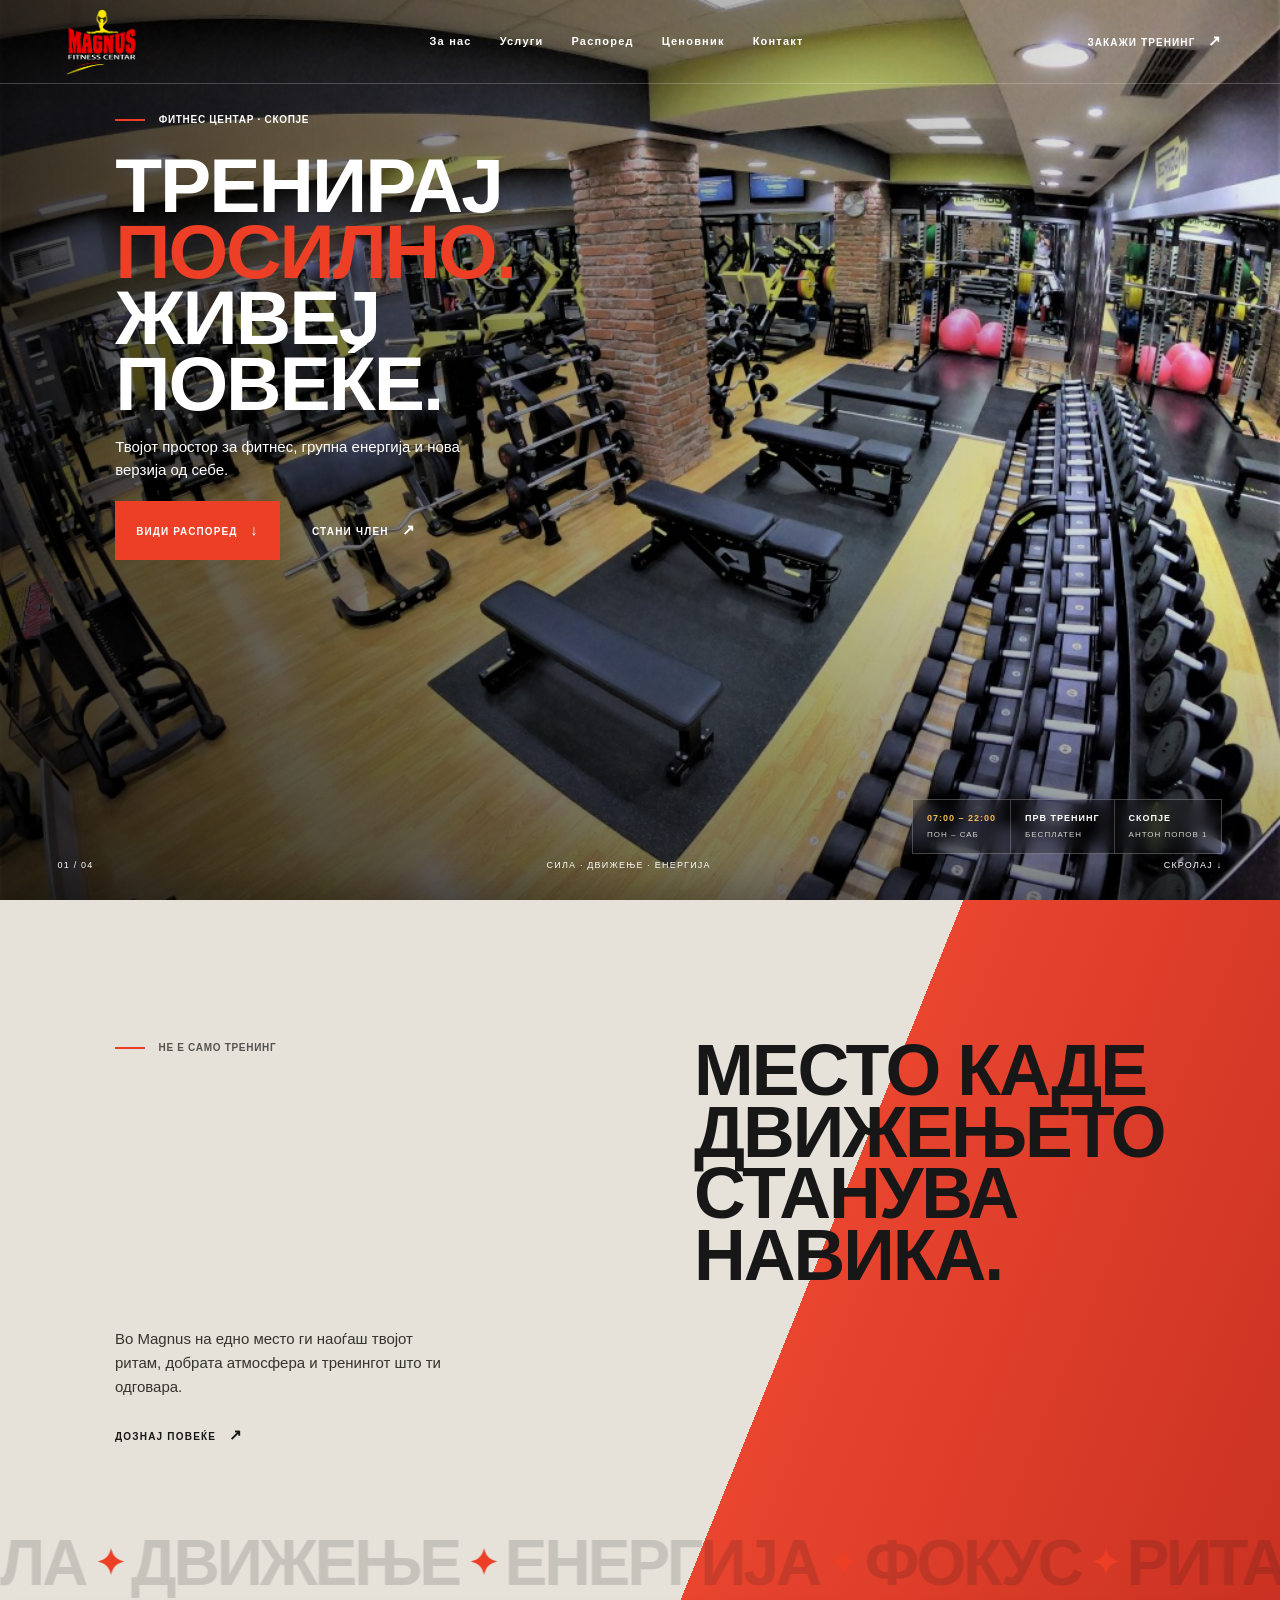
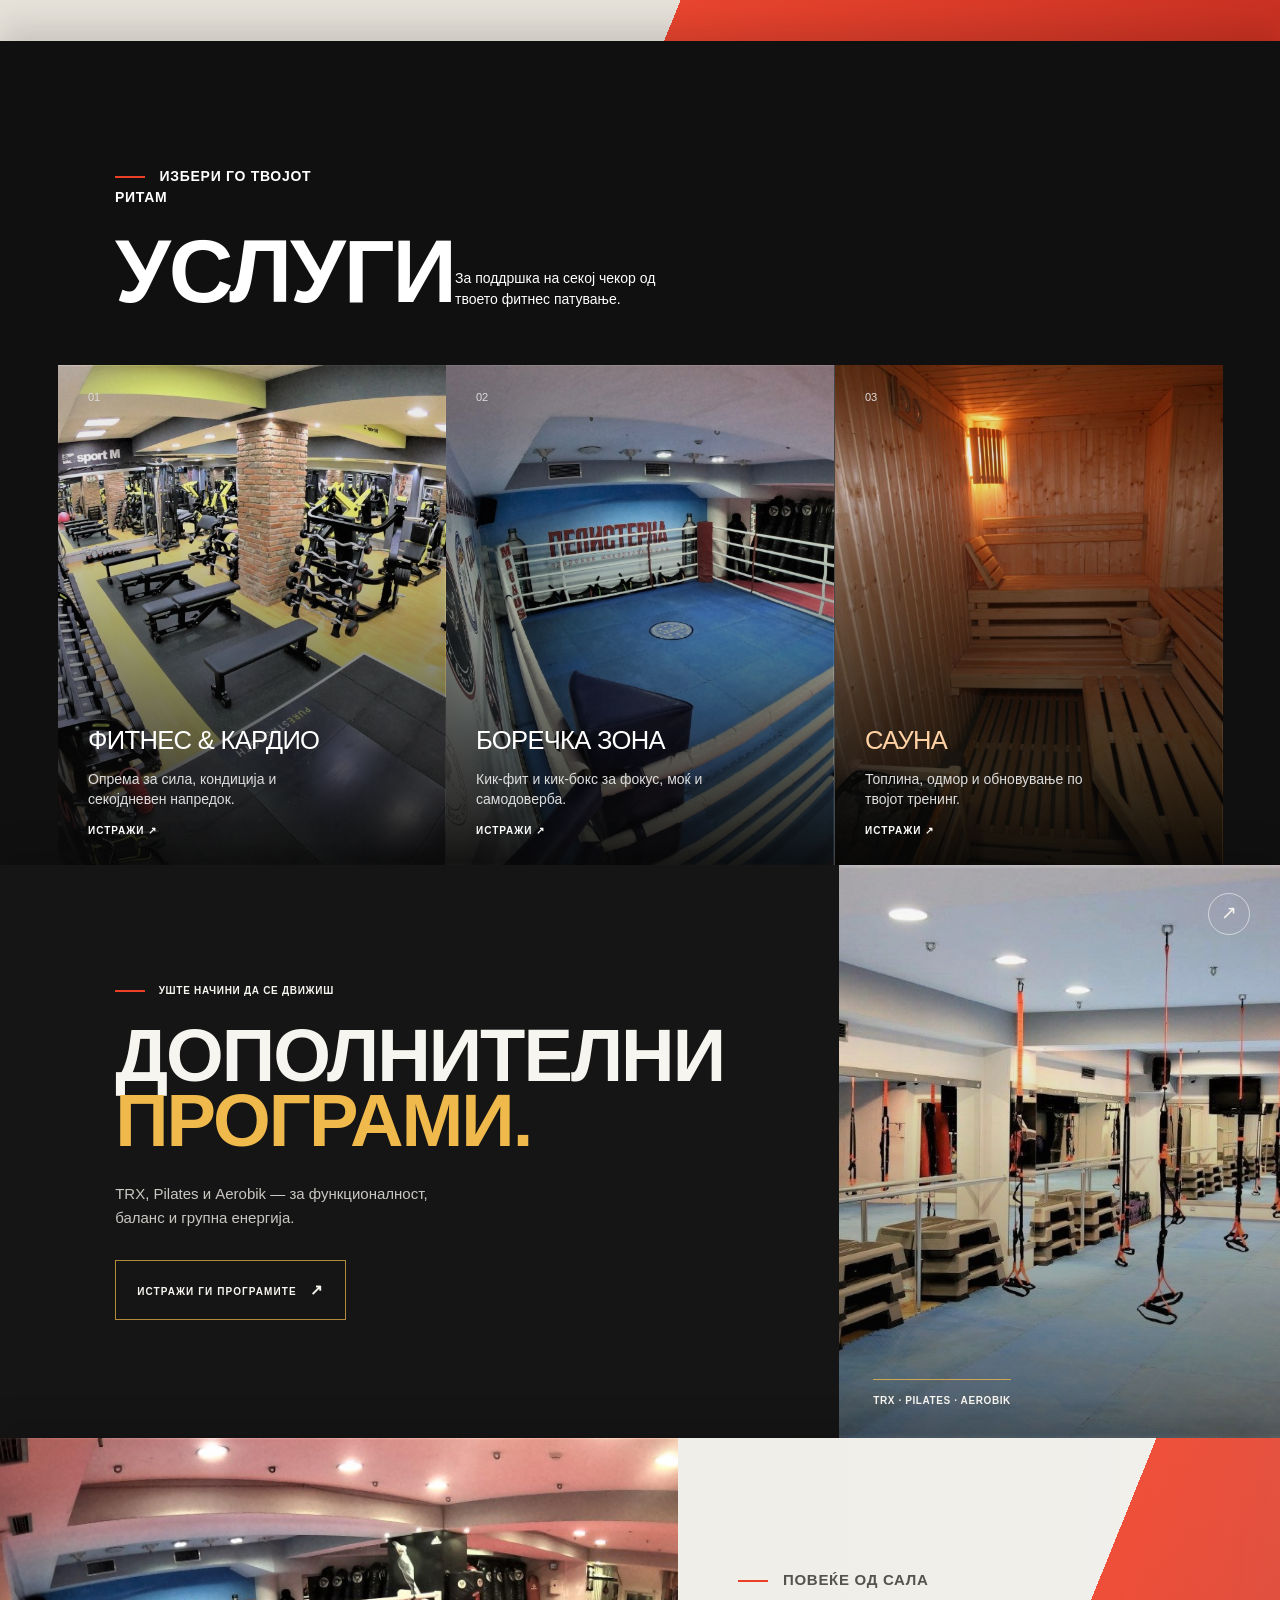
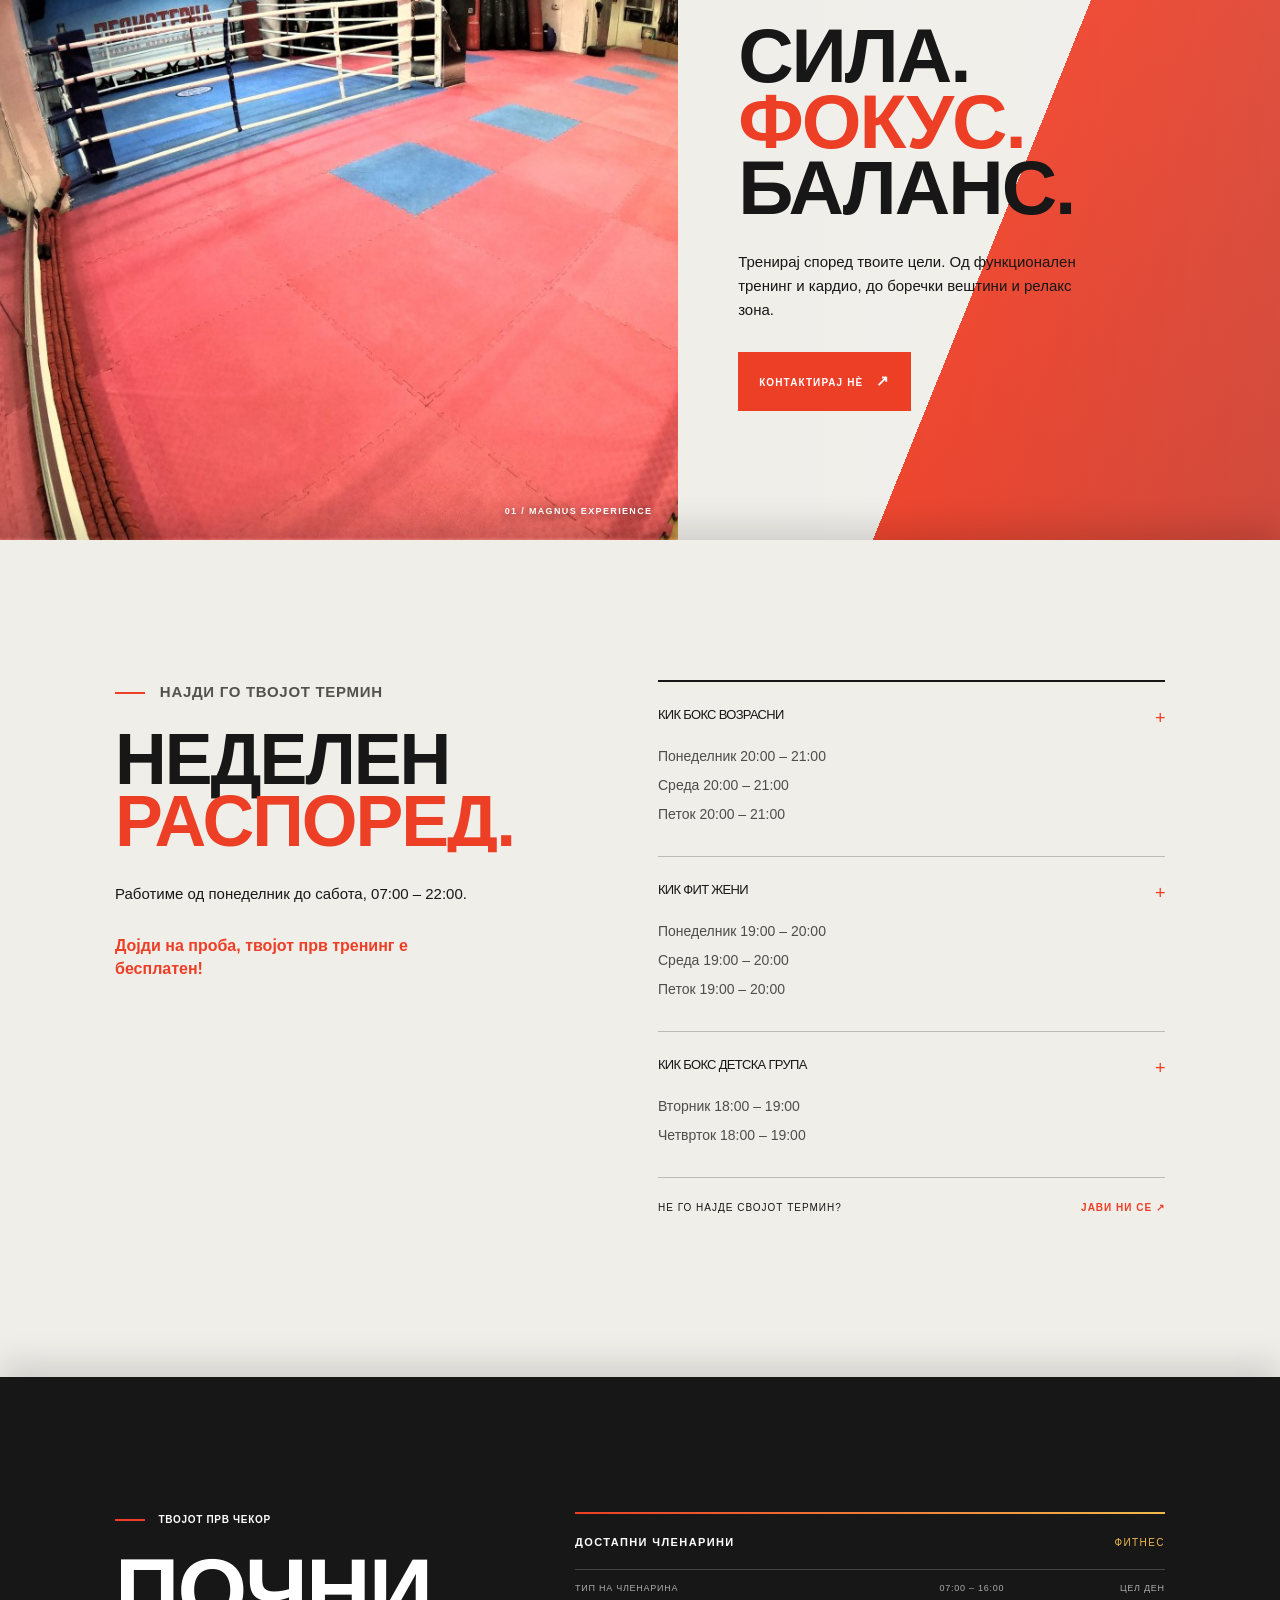
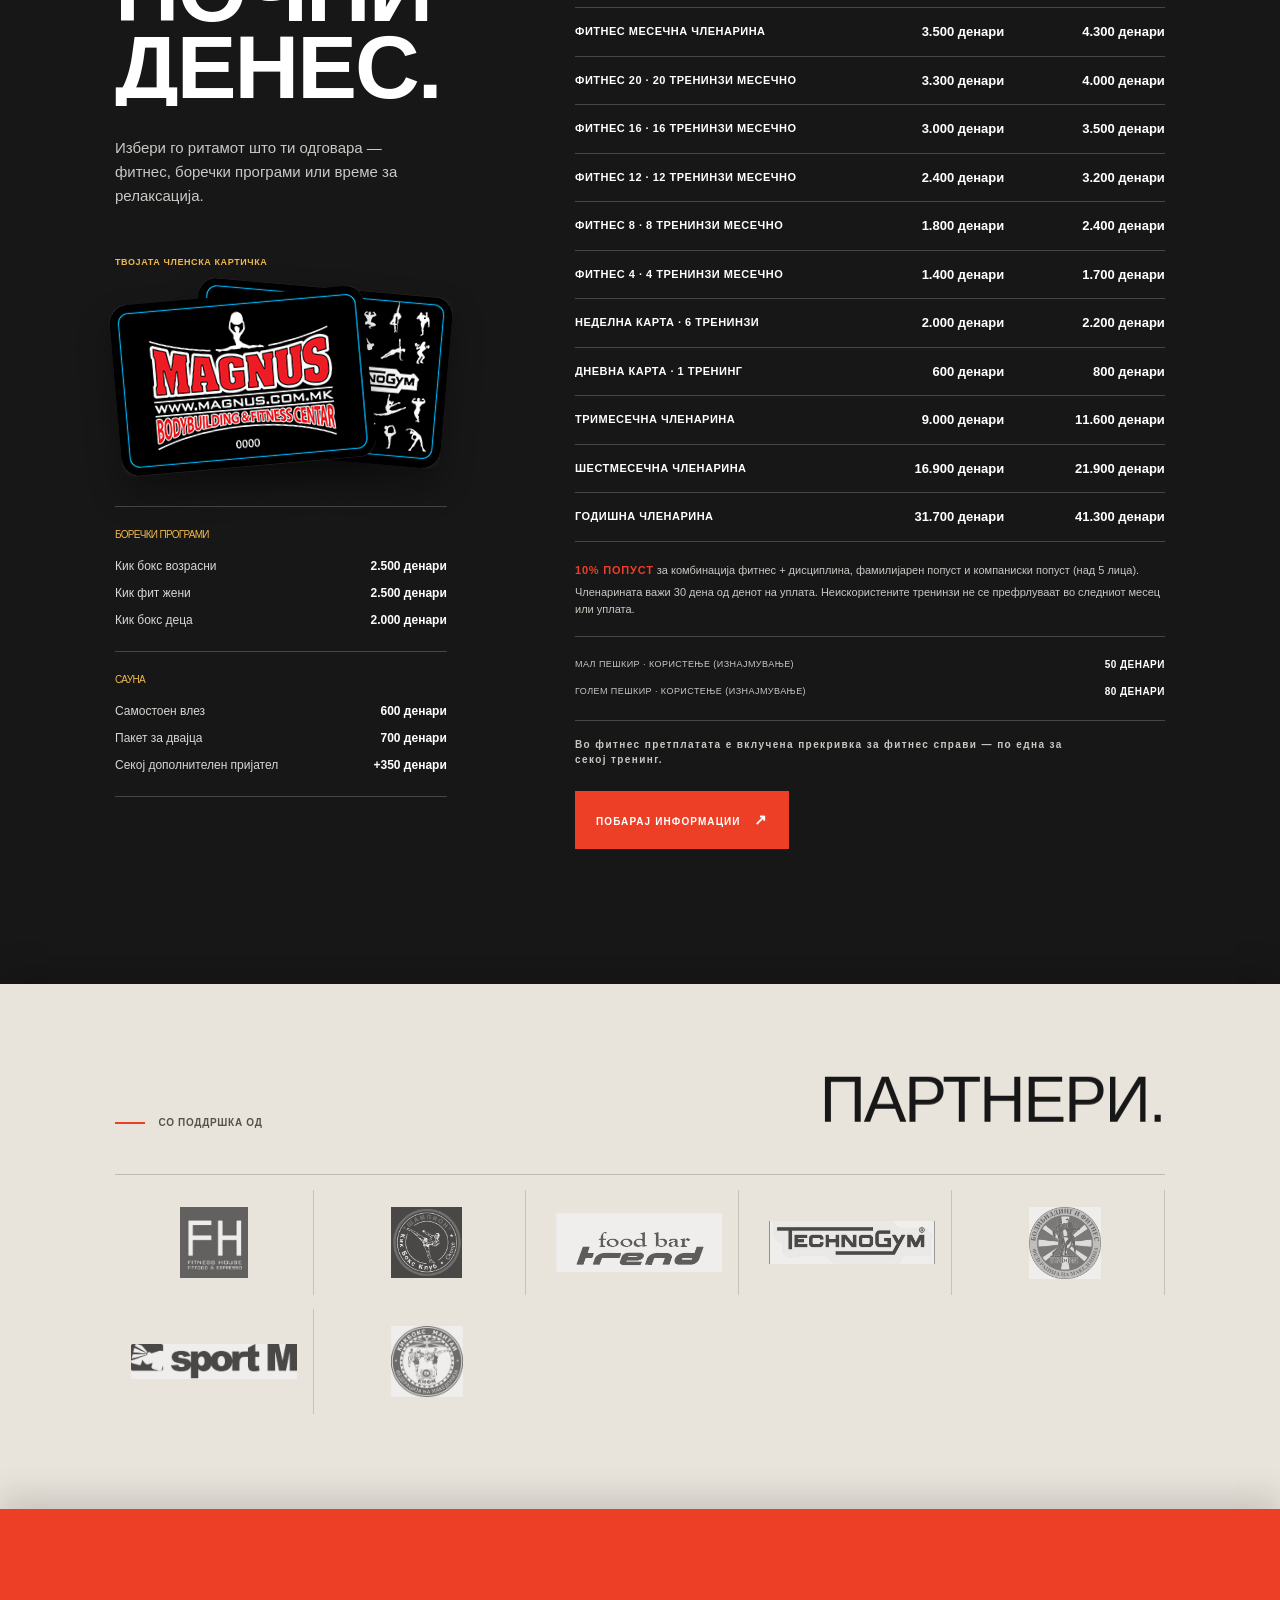
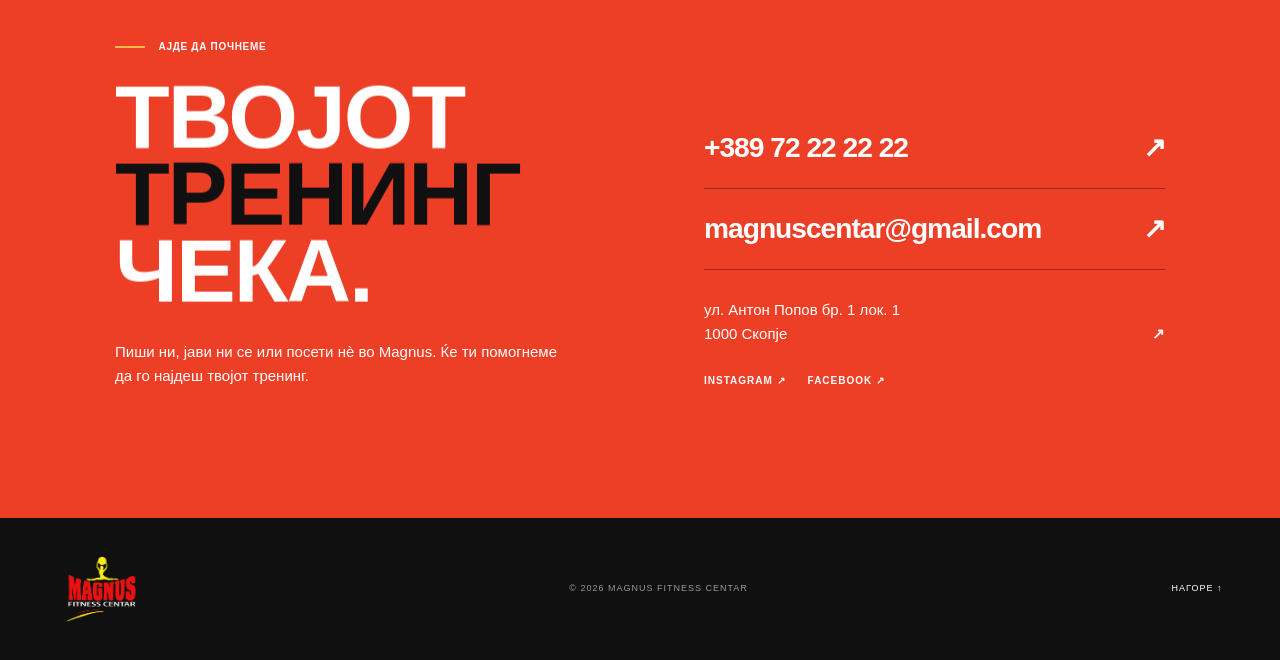
<file: index.html>
<!doctype html><html lang="mk"><head><meta charset="utf-8"><meta name="viewport" content="width=device-width, initial-scale=1"><title>Magnus Fitness Centar | Скопје</title><meta name="description" content="Magnus Fitness Centar — фитнес и кикбокс во Скопје."><link rel="icon" href="./favicon.svg"><link rel="stylesheet" href="./assets/site.css?v=64"><script defer src="./assets/site.js?v=64"></script></head><body class="antialiased"><div id="root"><link rel="preload" as="image" href="./images/magnus-logo.png"/><link rel="preload" as="image" href="./images/membership/card-1.png"/><link rel="preload" as="image" href="./images/membership/card-2.png"/><div class="scroll-progress" style="transform:scaleX(0)" aria-hidden="true"></div><button class="scroll-compass " aria-label="Врати се нагоре"><svg viewBox="0 0 44 44" aria-hidden="true"><circle cx="22" cy="22" r="18" pathLength="1" style="stroke-dasharray:1;stroke-dashoffset:1"></circle></svg><span>↑</span></button><main><header class="site-header"><a class="brand brand-logo" href="#top" aria-label="Magnus Fitness Centar — почетна"><img src="./images/magnus-logo.png" alt="Magnus Fitness Centar"/></a><button class="menu-button" aria-expanded="false" aria-label="Отвори мени"><i></i><i></i></button><nav class=""><a href="#za-nas">За нас</a><a href="#treninzi">Услуги</a><a href="#raspored">Распоред</a><a href="#clenarini">Ценовник</a><a href="#kontakt">Контакт</a></nav><a class="header-cta" href="tel:+38972222222">ЗАКАЖИ ТРЕНИНГ <b>↗</b></a></header><div class="hero-chapter"><section class="hero" id="top"><div class="hero-image" style="background-image:url(./images/magnus-gym-hero.jpg)"></div><div class="hero-shade"></div><div class="hero-content"><p class="eyebrow"><span></span> ФИТНЕС ЦЕНТАР · СКОПЈЕ</p><h1>ТРЕНИРАЈ<br/><em>ПОСИЛНО.</em><br/>ЖИВЕЈ ПОВЕЌЕ.</h1><p class="hero-copy">Твојот простор за фитнес, групна енергија и нова верзија од себе.</p><div class="hero-actions"><a class="button button-red" href="#raspored">ВИДИ РАСПОРЕД <b>↓</b></a><a class="text-link" href="#kontakt">СТАНИ ЧЛЕН <b>↗</b></a></div></div><div class="hero-footer"><span>01 / 04</span><span>СИЛА · ДВИЖЕЊЕ · ЕНЕРГИЈА</span><span>СКРОЛАЈ ↓</span></div><div class="hero-status" aria-label="Информации за Magnus Fitness Centar"><span><b>07:00 – 22:00</b> ПОН – САБ</span><span><b>ПРВ ТРЕНИНГ</b> БЕСПЛАТЕН</span><span><b>СКОПЈЕ</b> АНТОН ПОПОВ 1</span></div></section><section class="intro section-layer" id="za-nas"><p class="eyebrow dark" data-reveal="true"><span></span> НЕ Е САМО ТРЕНИНГ</p><h2 data-reveal="true" data-delay="1" data-luxury-title="true">МЕСТО КАДЕ<br/>ДВИЖЕЊЕТО СТАНУВА<br/><em>НАВИКА.</em></h2><div class="intro-side" data-reveal="true" data-delay="2"><p>Во Magnus на едно место ги наоѓаш твојот ритам, добрата атмосфера и тренингот што ти одговара.</p><a class="text-link dark-link" href="#kontakt">ДОЗНАЈ ПОВЕЌЕ <b>↗</b></a></div><div class="intro-marquee" aria-hidden="true"><div class="intro-marquee-track" data-scroll-marquee="true"><span class="intro-marquee-group"><span class="intro-marquee-word">СИЛА<i>✦</i></span><span class="intro-marquee-word">ДВИЖЕЊЕ<i>✦</i></span><span class="intro-marquee-word">ЕНЕРГИЈА<i>✦</i></span><span class="intro-marquee-word">ФОКУС<i>✦</i></span><span class="intro-marquee-word">РИТАМ<i>✦</i></span><span class="intro-marquee-word">ПРОГРЕС<i>✦</i></span></span><span class="intro-marquee-group"><span class="intro-marquee-word">СИЛА<i>✦</i></span><span class="intro-marquee-word">ДВИЖЕЊЕ<i>✦</i></span><span class="intro-marquee-word">ЕНЕРГИЈА<i>✦</i></span><span class="intro-marquee-word">ФОКУС<i>✦</i></span><span class="intro-marquee-word">РИТАМ<i>✦</i></span><span class="intro-marquee-word">ПРОГРЕС<i>✦</i></span></span><span class="intro-marquee-group"><span class="intro-marquee-word">СИЛА<i>✦</i></span><span class="intro-marquee-word">ДВИЖЕЊЕ<i>✦</i></span><span class="intro-marquee-word">ЕНЕРГИЈА<i>✦</i></span><span class="intro-marquee-word">ФОКУС<i>✦</i></span><span class="intro-marquee-word">РИТАМ<i>✦</i></span><span class="intro-marquee-word">ПРОГРЕС<i>✦</i></span></span></div></div></section></div><section class="programs section-layer" id="treninzi"><div class="section-title" data-reveal="true"><p class="eyebrow"><span></span> ИЗБЕРИ ГО ТВОЈОТ РИТАМ</p><h2 data-luxury-title="true">УСЛУГИ</h2><p>За поддршка на секој чекор од твоето фитнес патување.</p></div><div class="program-grid"><a class="program-card " href="./fitness-cardio.html" aria-label="Повеќе за ФИТНЕС &amp; КАРДИО" data-reveal="true" data-delay="1" style="background-image:linear-gradient(0deg, rgba(8,8,8,.92), rgba(8,8,8,.08) 75%), url(./images/magnus-spravi.jpg)"><span>01</span><div><h3>ФИТНЕС &amp; КАРДИО</h3><p>Опрема за сила, кондиција и секојдневен напредок.</p><span class="program-explore">ИСТРАЖИ <b>↗</b></span></div><span class="program-arrow" aria-hidden="true">↗</span></a><a class="program-card " href="./borecka-zona.html" aria-label="Повеќе за БОРЕЧКА ЗОНА" data-reveal="true" data-delay="2" style="background-image:linear-gradient(0deg, rgba(8,8,8,.92), rgba(8,8,8,.08) 75%), url(./images/magnus-ring.jpg)"><span>02</span><div><h3>БОРЕЧКА ЗОНА</h3><p>Кик-фит и кик-бокс за фокус, моќ и самодоверба.</p><span class="program-explore">ИСТРАЖИ <b>↗</b></span></div><span class="program-arrow" aria-hidden="true">↗</span></a><a class="program-card sauna" href="#combat-programs" aria-label="Повеќе за САУНА" data-reveal="true" data-delay="3" style="background-image:linear-gradient(0deg, rgba(8,8,8,.92), rgba(8,8,8,.08) 75%), url(./images/magnus-sauna.jpg)"><span>03</span><div><h3>САУНА</h3><p>Топлина, одмор и обновување по твојот тренинг.</p><span class="program-explore">ИСТРАЖИ <b>↗</b></span></div><span class="program-arrow" aria-hidden="true">↗</span></a></div></section><section class="secondary-programs section-layer" aria-labelledby="secondary-programs-title"><div class="secondary-programs-copy" data-reveal="true"><p class="eyebrow"><span></span> УШТЕ НАЧИНИ ДА СЕ ДВИЖИШ</p><h2 id="secondary-programs-title" data-luxury-title="true">ДОПОЛНИТЕЛНИ<br/><em>ПРОГРАМИ.</em></h2><p>TRX, Pilates и Aerobik — за функционалност, баланс и групна енергија.</p><a class="button button-outline" href="./programi.html">ИСТРАЖИ ГИ ПРОГРАМИТЕ <b>↗</b></a></div><a href="./programi.html" class="secondary-programs-image" aria-label="Отвори ги дополнителните програми"><span>TRX · PILATES · AEROBIK</span></a></section><section class="moment section-layer"><div class="moment-image" data-reveal="image" style="background-image:url(./images/magnus-kickboxing-room.jpg)"></div><div class="moment-content" data-reveal="true"><p class="eyebrow"><span></span> ПОВЕЌЕ ОД САЛА</p><h2 data-luxury-title="true">СИЛА.<br/><em>ФОКУС.</em><br/>БАЛАНС.</h2><p>Тренирај според твоите цели. Од функционален тренинг и кардио, до боречки вештини и релакс зона.</p><a class="button button-light" href="#kontakt">КОНТАКТИРАЈ НÈ <b>↗</b></a></div></section><section class="schedule section-layer" id="raspored"><div class="schedule-heading" data-reveal="true"><p class="eyebrow dark"><span></span> НАЈДИ ГО ТВОЈОТ ТЕРМИН</p><h2 data-luxury-title="true">НЕДЕЛЕН<br/><em>РАСПОРЕД.</em></h2><p>Работиме од понеделник до сабота, 07:00 – 22:00.</p><p class="trial-message">Дојди на проба, твојот прв тренинг е бесплатен!</p></div><div class="schedule-list" data-reveal="true" data-delay="1"><a class="schedule-item" href="https://maps.app.goo.gl/vC7t3tYjQ6339sRY8" target="_blank" rel="noopener noreferrer" aria-label="Отвори ја локацијата на Magnus Fitness Centar за КИК БОКС ВОЗРАСНИ"><article><h3>КИК БОКС ВОЗРАСНИ<span>+</span></h3><p>Понеделник 20:00 – 21:00</p><p>Среда 20:00 – 21:00</p><p>Петок 20:00 – 21:00</p></article></a><a class="schedule-item" href="https://maps.app.goo.gl/vC7t3tYjQ6339sRY8" target="_blank" rel="noopener noreferrer" aria-label="Отвори ја локацијата на Magnus Fitness Centar за КИК ФИТ ЖЕНИ"><article><h3>КИК ФИТ ЖЕНИ<span>+</span></h3><p>Понеделник 19:00 – 20:00</p><p>Среда 19:00 – 20:00</p><p>Петок 19:00 – 20:00</p></article></a><a class="schedule-item" href="https://maps.app.goo.gl/vC7t3tYjQ6339sRY8" target="_blank" rel="noopener noreferrer" aria-label="Отвори ја локацијата на Magnus Fitness Centar за КИК БОКС ДЕТСКА ГРУПА"><article><h3>КИК БОКС ДЕТСКА ГРУПА<span>+</span></h3><p>Вторник 18:00 – 19:00</p><p>Четврток 18:00 – 19:00</p></article></a><a href="tel:+38972222222" class="schedule-cta">НЕ ГО НАЈДЕ СВОЈОТ ТЕРМИН? <b>ЈАВИ НИ СЕ ↗</b></a></div></section><section class="membership section-layer" id="clenarini"><div class="membership-left"><div class="membership-intro" data-reveal="true"><p class="eyebrow"><span></span> ТВОЈОТ ПРВ ЧЕКОР</p><h2 data-luxury-title="true">ПОЧНИ<br/>ДЕНЕС.</h2><p>Избери го ритамот што ти одговара — фитнес, боречки програми или време за релаксација.</p></div><div class="membership-card-showcase" data-reveal="true" data-delay="1"><p>ТВОЈАТА ЧЛЕНСКА КАРТИЧКА</p><div><img src="./images/membership/card-1.png" alt="Magnus членска картичка"/><img src="./images/membership/card-2.png" alt="Magnus членска картичка"/></div></div><div class="service-price-groups" data-reveal="true" data-delay="1"><section class="service-price-group" id="combat-programs"><h3>БОРЕЧКИ ПРОГРАМИ</h3><div><span>Кик бокс возрасни</span><b>2.500 денари</b></div><div><span>Кик фит жени</span><b>2.500 денари</b></div><div><span>Кик бокс деца</span><b>2.000 денари</b></div></section><section class="service-price-group" id="sauna-prices"><h3>САУНА</h3><div><span>Самостоен влез</span><b>600 денари</b></div><div><span>Пакет за двајца</span><b>700 денари</b></div><div><span>Секој дополнителен пријател</span><b>+350 денари</b></div></section></div></div><div class="membership-card" data-reveal="true" data-delay="2"><div class="pricing-title"><p>ДОСТАПНИ ЧЛЕНАРИНИ</p><span>ФИТНЕС</span></div><div class="price-table"><div class="price-row price-head"><span>ТИП НА ЧЛЕНАРИНА</span><span>07:00 – 16:00</span><span>ЦЕЛ ДЕН</span></div><div class="price-row"><strong>ФИТНЕС МЕСЕЧНА ЧЛЕНАРИНА</strong><span>3.500 денари</span><span>4.300 денари</span></div><div class="price-row"><strong>ФИТНЕС 20 · 20 ТРЕНИНЗИ МЕСЕЧНО</strong><span>3.300 денари</span><span>4.000 денари</span></div><div class="price-row"><strong>ФИТНЕС 16 · 16 ТРЕНИНЗИ МЕСЕЧНО</strong><span>3.000 денари</span><span>3.500 денари</span></div><div class="price-row"><strong>ФИТНЕС 12 · 12 ТРЕНИНЗИ МЕСЕЧНО</strong><span>2.400 денари</span><span>3.200 денари</span></div><div class="price-row"><strong>ФИТНЕС 8 · 8 ТРЕНИНЗИ МЕСЕЧНО</strong><span>1.800 денари</span><span>2.400 денари</span></div><div class="price-row"><strong>ФИТНЕС 4 · 4 ТРЕНИНЗИ МЕСЕЧНО</strong><span>1.400 денари</span><span>1.700 денари</span></div><div class="price-row"><strong>НЕДЕЛНА КАРТА · 6 ТРЕНИНЗИ</strong><span>2.000 денари</span><span>2.200 денари</span></div><div class="price-row"><strong>ДНЕВНА КАРТА · 1 ТРЕНИНГ</strong><span>600 денари</span><span>800 денари</span></div><div class="price-row"><strong>ТРИМЕСЕЧНА ЧЛЕНАРИНА</strong><span>9.000 денари</span><span>11.600 денари</span></div><div class="price-row"><strong>ШЕСТМЕСЕЧНА ЧЛЕНАРИНА</strong><span>16.900 денари</span><span>21.900 денари</span></div><div class="price-row"><strong>ГОДИШНА ЧЛЕНАРИНА</strong><span>31.700 денари</span><span>41.300 денари</span></div></div><div class="membership-notes"><p><b>10% ПОПУСТ</b> за комбинација фитнес + дисциплина, фамилијарен попуст и компаниcки попуст (над 5 лица).</p><p>Членарината важи 30 дена од денот на уплата. Неискористените тренинзи не се префрлуваат во следниот месец или уплата.</p></div><div class="membership-extras"><div><span>МАЛ ПЕШКИР · КОРИСТЕЊЕ (ИЗНАЈМУВАЊЕ)</span><b>50 ДЕНАРИ</b></div><div><span>ГОЛЕМ ПЕШКИР · КОРИСТЕЊЕ (ИЗНАЈМУВАЊЕ)</span><b>80 ДЕНАРИ</b></div></div><p class="towel-note">Во фитнес претплатата е вклучена прекривка за фитнес справи — по една за секој тренинг.</p><a href="#kontakt" class="button button-red">ПОБАРАЈ ИНФОРМАЦИИ <b>↗</b></a></div></section><section class="partners section-layer" aria-labelledby="partners-title"><div class="partners-heading" data-reveal="true"><p class="eyebrow dark"><span></span> СО ПОДДРШКА ОД</p><h2 id="partners-title" data-luxury-title="true">ПАРТНЕРИ.</h2></div><div class="partners-grid" data-reveal="true" data-delay="1"><div class="partner-mark"><img src="./images/partners/fitness-house.jpg" alt="Fitness House" loading="lazy"/></div><div class="partner-mark"><img src="./images/partners/kbk-sampion.jpg" alt="Кик Бокс Клуб Шампион" loading="lazy"/></div><div class="partner-mark"><img src="./images/partners/trend.png" alt="Food Bar Trend" loading="lazy"/></div><div class="partner-mark"><img src="./images/partners/technogym.jpg" alt="Technogym" loading="lazy"/></div><div class="partner-mark"><img src="./images/partners/bbffm.jpg" alt="ББФФМ" loading="lazy"/></div><div class="partner-mark"><img src="./images/partners/sport-m.jpg" alt="Sport M" loading="lazy"/></div><div class="partner-mark"><img src="./images/partners/kickboxing-federation.jpg" alt="Кикбокс федерација на Македонија" loading="lazy"/></div></div></section><section class="contact section-layer" id="kontakt"><div data-reveal="true"><p class="eyebrow"><span></span> АЈДЕ ДА ПОЧНЕМЕ</p><h2 data-luxury-title="true">ТВОЈОТ<br/><em>ТРЕНИНГ</em><br/>ЧЕКА.</h2><p class="contact-blurb">Пиши ни, јави ни се или посети нè во Magnus. Ќе ти помогнеме да го најдеш твојот тренинг.</p></div><div class="contact-details" data-reveal="true" data-delay="1"><a href="tel:+38972222222">+389 72 22 22 22 <b>↗</b></a><a href="mailto:magnuscentar@gmail.com">magnuscentar@gmail.com <b>↗</b></a><a class="location-link" href="https://maps.app.goo.gl/vC7t3tYjQ6339sRY8" target="_blank" rel="noopener noreferrer" aria-label="Отвори ја локацијата на Magnus Fitness Centar во Google Maps">ул. Антон Попов бр. 1 лок. 1<br/>1000 Скопје <b>↗</b></a><div class="socials"><a href="https://www.instagram.com/magnuscentar/" target="_blank">INSTAGRAM ↗</a><a href="https://www.facebook.com/fitnessmagnus" target="_blank">FACEBOOK ↗</a></div></div></section><footer><a class="brand brand-logo" href="#top" aria-label="Magnus Fitness Centar — почетна"><img src="./images/magnus-logo.png" alt="Magnus Fitness Centar"/></a><p>© <!-- -->2026<!-- --> MAGNUS FITNESS CENTAR</p><a href="#top">НАГОРЕ ↑</a></footer></main></div></body></html>
</file>
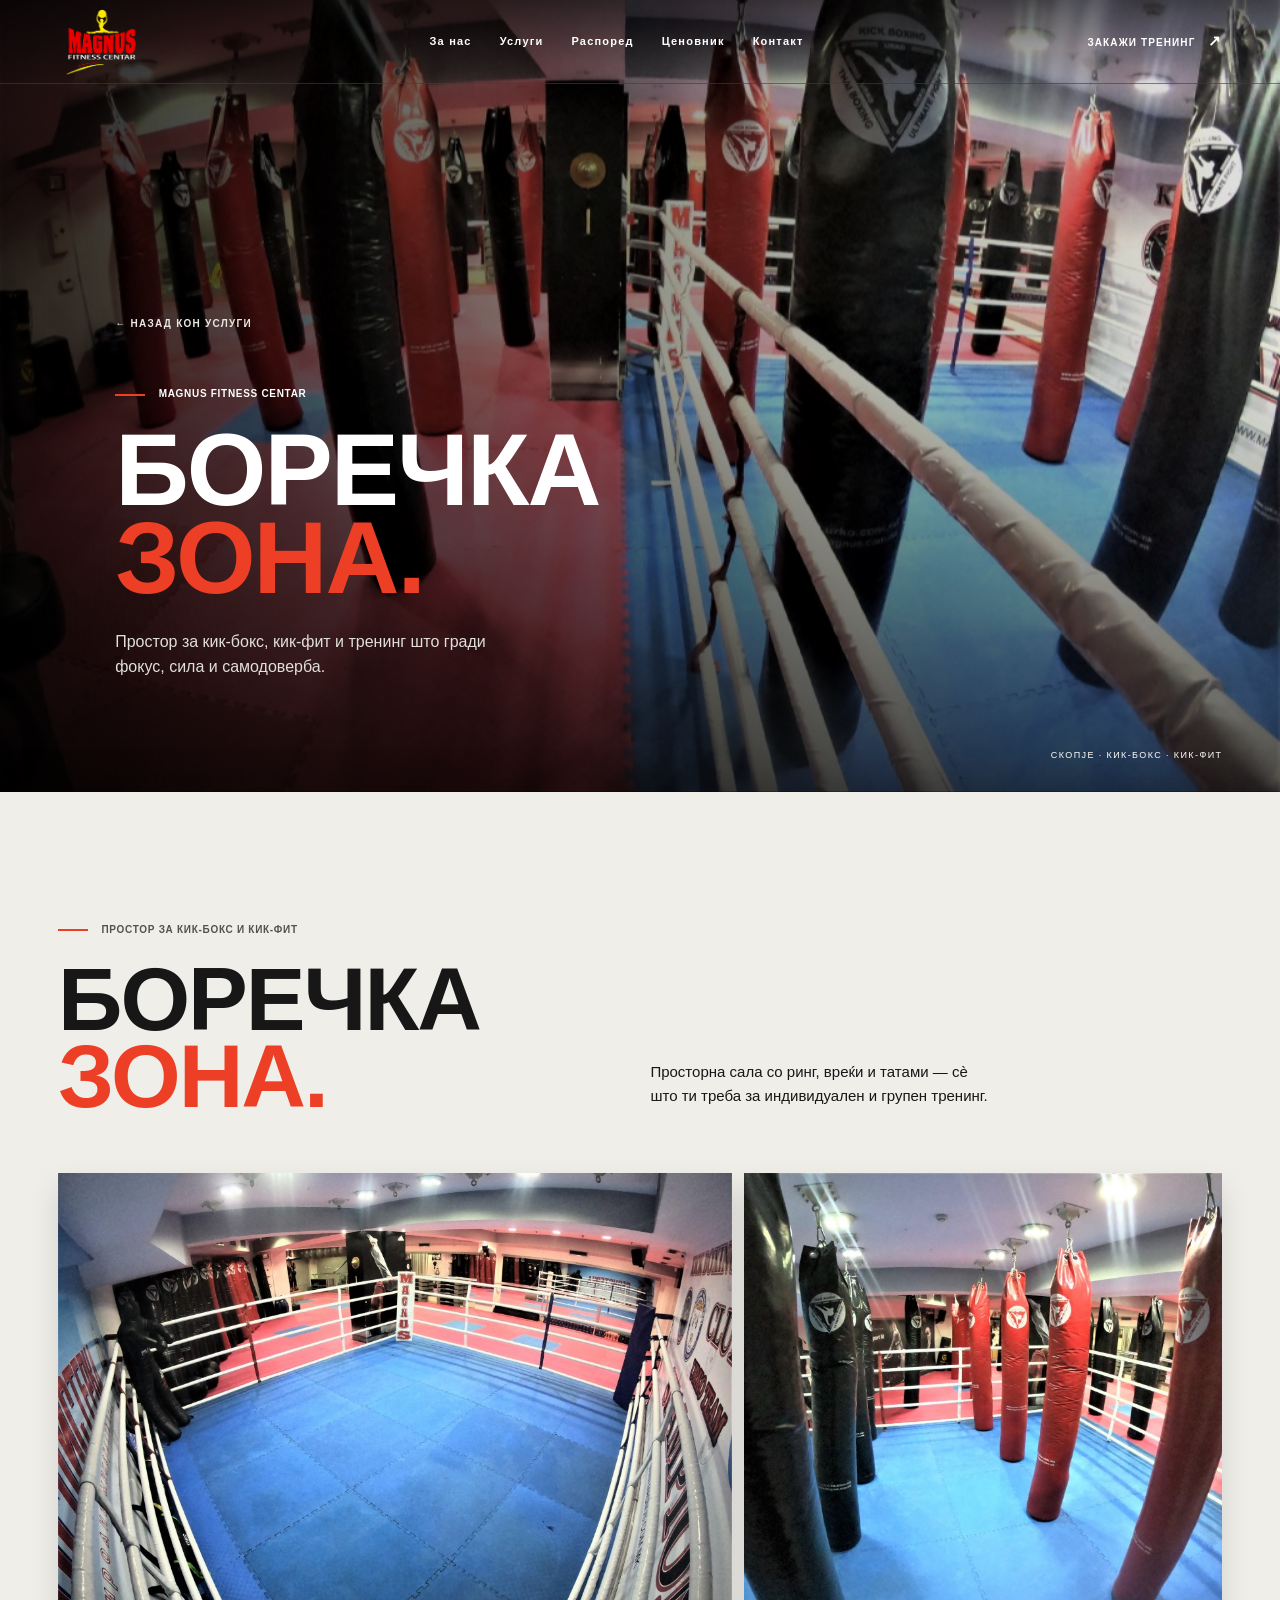
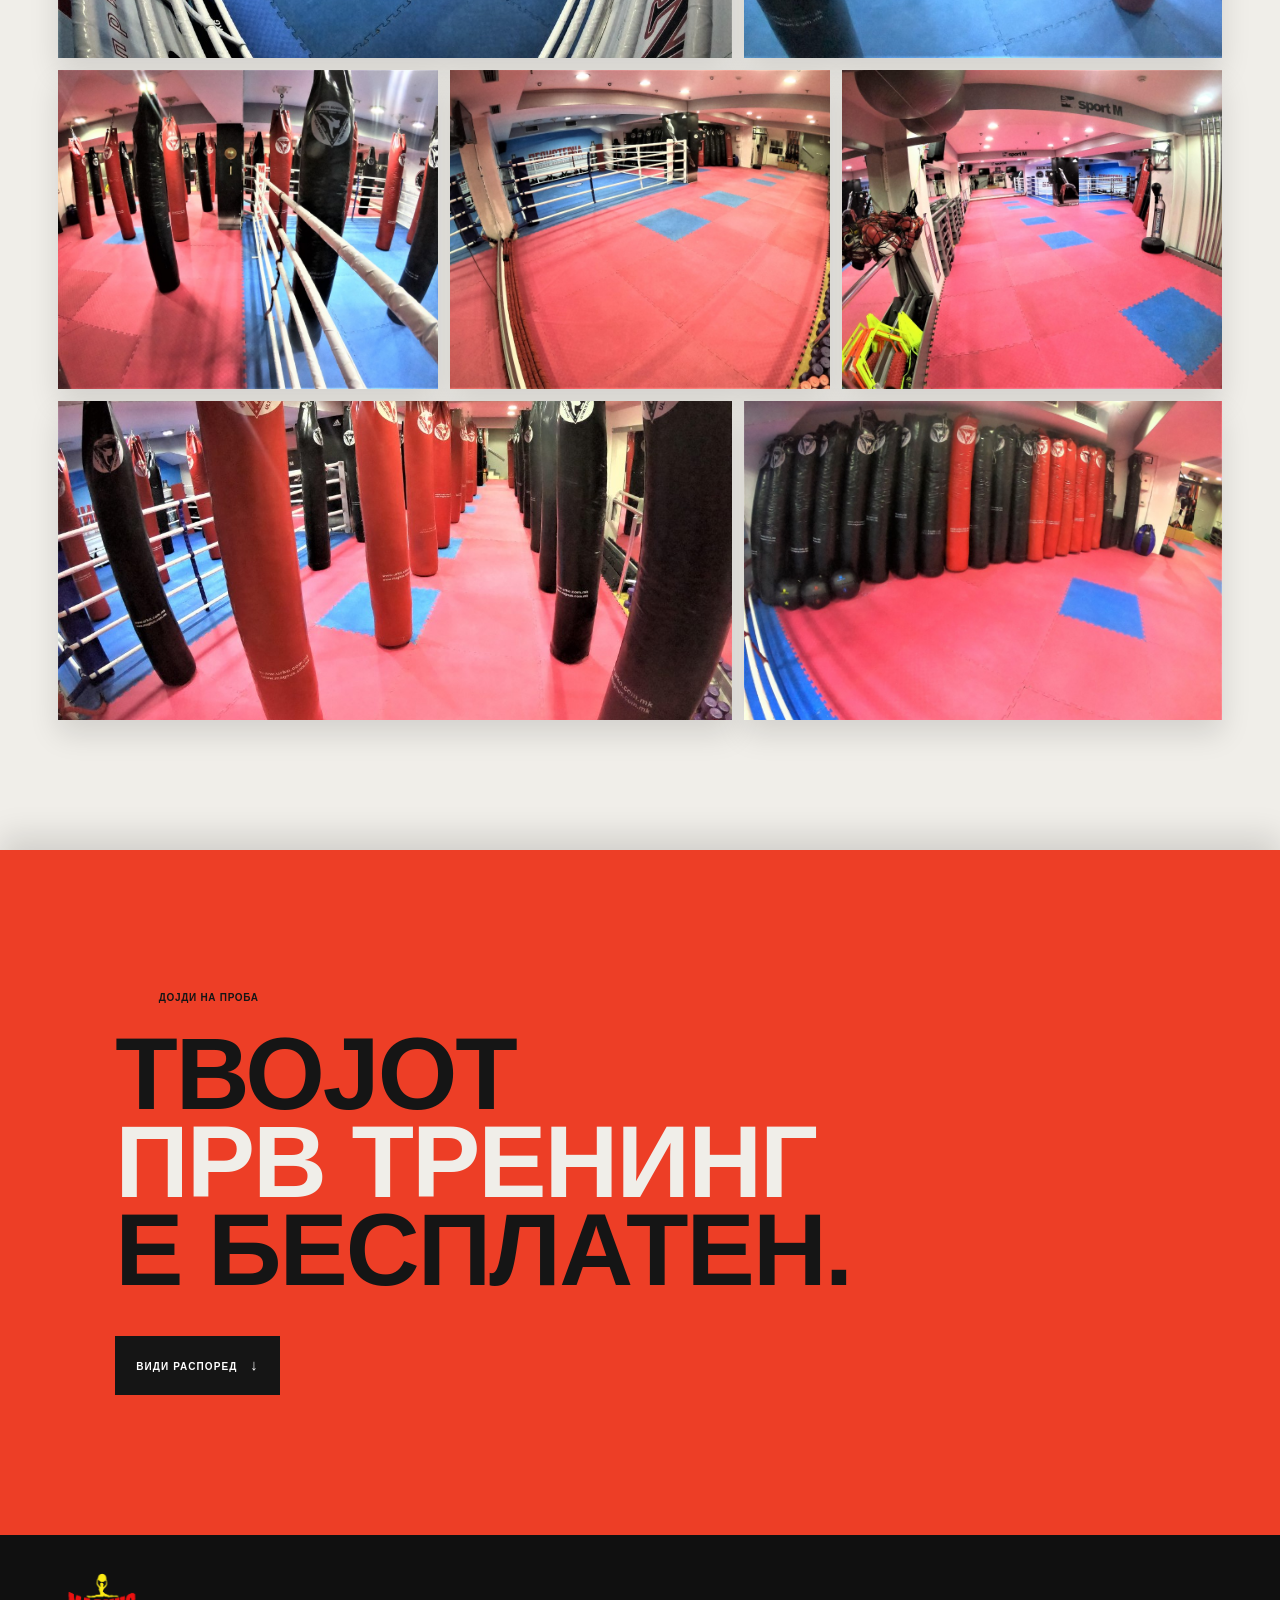
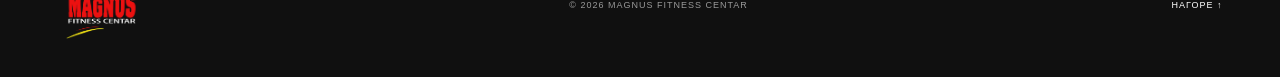
<file: borecka-zona.html>
<!doctype html><html lang="mk"><head><meta charset="utf-8"><meta name="viewport" content="width=device-width, initial-scale=1"><title>Боречка зона | Magnus</title><meta name="description" content="Magnus Fitness Centar — фитнес и кикбокс во Скопје."><link rel="icon" href="./favicon.svg"><link rel="stylesheet" href="./assets/site.css?v=64"><script defer src="./assets/site.js?v=64"></script></head><body class="antialiased"><div id="root"><link rel="preload" as="image" href="./images/magnus-logo.png"/><link rel="preload" as="image" href="./images/combat-gallery/ring-1.jpg"/><link rel="preload" as="image" href="./images/combat-gallery/ring-2.jpg"/><link rel="preload" as="image" href="./images/combat-gallery/ring-3.jpg"/><div class="scroll-progress" style="transform:scaleX(0)" aria-hidden="true"></div><button class="scroll-compass " aria-label="Врати се нагоре"><svg viewBox="0 0 44 44" aria-hidden="true"><circle cx="22" cy="22" r="18" pathLength="1" style="stroke-dasharray:1;stroke-dashoffset:1"></circle></svg><span>↑</span></button><main class="facility-page combat-page"><header class="site-header facility-header"><a class="brand brand-logo" href="./index.html" aria-label="Magnus Fitness Centar — почетна"><img src="./images/magnus-logo.png" alt="Magnus Fitness Centar"/></a><button class="menu-button" aria-expanded="false" aria-label="Отвори мени"><i></i><i></i></button><nav class=""><a href="./index.html#za-nas">За нас</a><a href="./index.html#treninzi">Услуги</a><a href="./index.html#raspored">Распоред</a><a href="./index.html#clenarini">Ценовник</a><a href="./index.html#kontakt">Контакт</a></nav><a class="header-cta" href="tel:+38972222222">ЗАКАЖИ ТРЕНИНГ <b>↗</b></a></header><section class="facility-hero combat-hero" id="top"><div class="facility-hero-image"></div><div class="facility-hero-overlay"></div><div class="facility-hero-content"><a class="back-link" href="./index.html#treninzi">← НАЗАД КОН УСЛУГИ</a><p class="eyebrow"><span></span> MAGNUS FITNESS CENTAR</p><h1>БОРЕЧКА<br/><em>ЗОНА.</em></h1><p>Простор за кик-бокс, кик-фит и тренинг што гради фокус, сила и самодоверба.</p></div><div class="facility-hero-note">СКОПЈЕ · КИК-БОКС · КИК-ФИТ</div></section><section class="facility-section combat-gallery-section section-layer"><div class="facility-heading" data-reveal="true"><p class="eyebrow dark"><span></span> ПРОСТОР ЗА КИК-БОКС И КИК-ФИТ</p><h2 data-luxury-title="true">БОРЕЧКА<br/><em>ЗОНА.</em></h2><p>Просторна сала со ринг, вреќи и татами — сè што ти треба за индивидуален и групен тренинг.</p></div><div class="combat-gallery combat-all"><button type="button" class="combat-image combat-image-1" data-lightbox="./images/combat-gallery/ring-1.jpg" data-caption="Боречка зона · Magnus Fitness Centar" aria-label="Отвори фотографија од боречката зона" data-reveal="image" data-delay="1"><img src="./images/combat-gallery/ring-1.jpg" alt="Боречка зона во Magnus Fitness Centar" loading="eager"/><span class="gallery-expand" aria-hidden="true">↗</span></button><button type="button" class="combat-image combat-image-2" data-lightbox="./images/combat-gallery/ring-2.jpg" data-caption="Боречка зона · Magnus Fitness Centar" aria-label="Отвори фотографија од боречката зона" data-reveal="image" data-delay="2"><img src="./images/combat-gallery/ring-2.jpg" alt="Боречка зона во Magnus Fitness Centar" loading="eager"/><span class="gallery-expand" aria-hidden="true">↗</span></button><button type="button" class="combat-image combat-image-3" data-lightbox="./images/combat-gallery/ring-3.jpg" data-caption="Боречка зона · Magnus Fitness Centar" aria-label="Отвори фотографија од боречката зона" data-reveal="image" data-delay="3"><img src="./images/combat-gallery/ring-3.jpg" alt="Боречка зона во Magnus Fitness Centar" loading="eager"/><span class="gallery-expand" aria-hidden="true">↗</span></button><button type="button" class="combat-image combat-image-4" data-lightbox="./images/combat-gallery/hall-1.jpg" data-caption="Боречка зона · Magnus Fitness Centar" aria-label="Отвори фотографија од боречката зона" data-reveal="image" data-delay="4"><img src="./images/combat-gallery/hall-1.jpg" alt="Боречка зона во Magnus Fitness Centar" loading="lazy"/><span class="gallery-expand" aria-hidden="true">↗</span></button><button type="button" class="combat-image combat-image-5" data-lightbox="./images/combat-gallery/hall-2.jpg" data-caption="Боречка зона · Magnus Fitness Centar" aria-label="Отвори фотографија од боречката зона" data-reveal="image" data-delay="1"><img src="./images/combat-gallery/hall-2.jpg" alt="Боречка зона во Magnus Fitness Centar" loading="lazy"/><span class="gallery-expand" aria-hidden="true">↗</span></button><button type="button" class="combat-image combat-image-6" data-lightbox="./images/combat-gallery/hall-3.jpg" data-caption="Боречка зона · Magnus Fitness Centar" aria-label="Отвори фотографија од боречката зона" data-reveal="image" data-delay="2"><img src="./images/combat-gallery/hall-3.jpg" alt="Боречка зона во Magnus Fitness Centar" loading="lazy"/><span class="gallery-expand" aria-hidden="true">↗</span></button><button type="button" class="combat-image combat-image-7" data-lightbox="./images/combat-gallery/hall-4.jpg" data-caption="Боречка зона · Magnus Fitness Centar" aria-label="Отвори фотографија од боречката зона" data-reveal="image" data-delay="3"><img src="./images/combat-gallery/hall-4.jpg" alt="Боречка зона во Magnus Fitness Centar" loading="lazy"/><span class="gallery-expand" aria-hidden="true">↗</span></button></div></section><section class="facility-cta combat-cta section-layer" data-reveal="true"><p class="eyebrow"><span></span> ДОЈДИ НА ПРОБА</p><h2>ТВОЈОТ<br/><em>ПРВ ТРЕНИНГ</em><br/>Е БЕСПЛАТЕН.</h2><a class="button button-red" href="./index.html#raspored">ВИДИ РАСПОРЕД <b>↓</b></a></section><footer><a class="brand brand-logo" href="./index.html" aria-label="Magnus Fitness Centar — почетна"><img src="./images/magnus-logo.png" alt="Magnus Fitness Centar"/></a><p>© <!-- -->2026<!-- --> MAGNUS FITNESS CENTAR</p><a href="#top">НАГОРЕ ↑</a></footer></main></div></body></html>
</file>
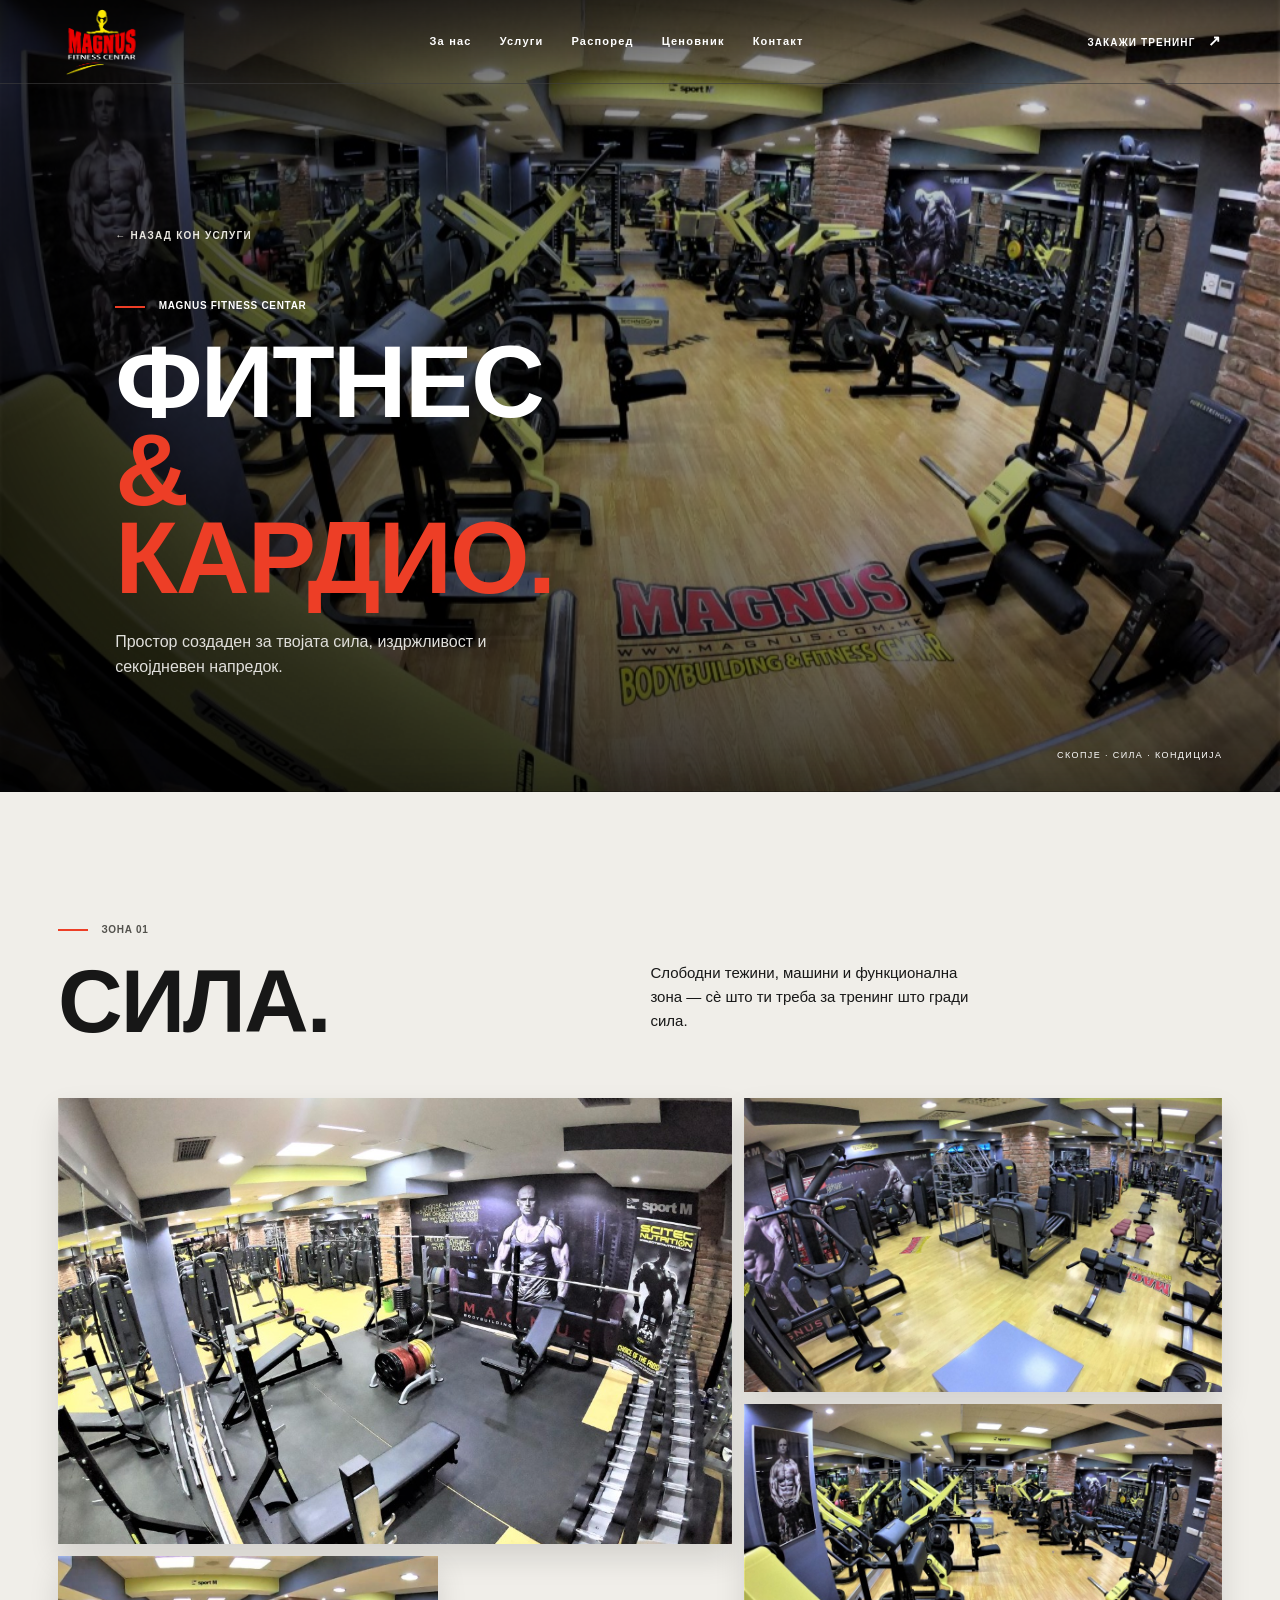
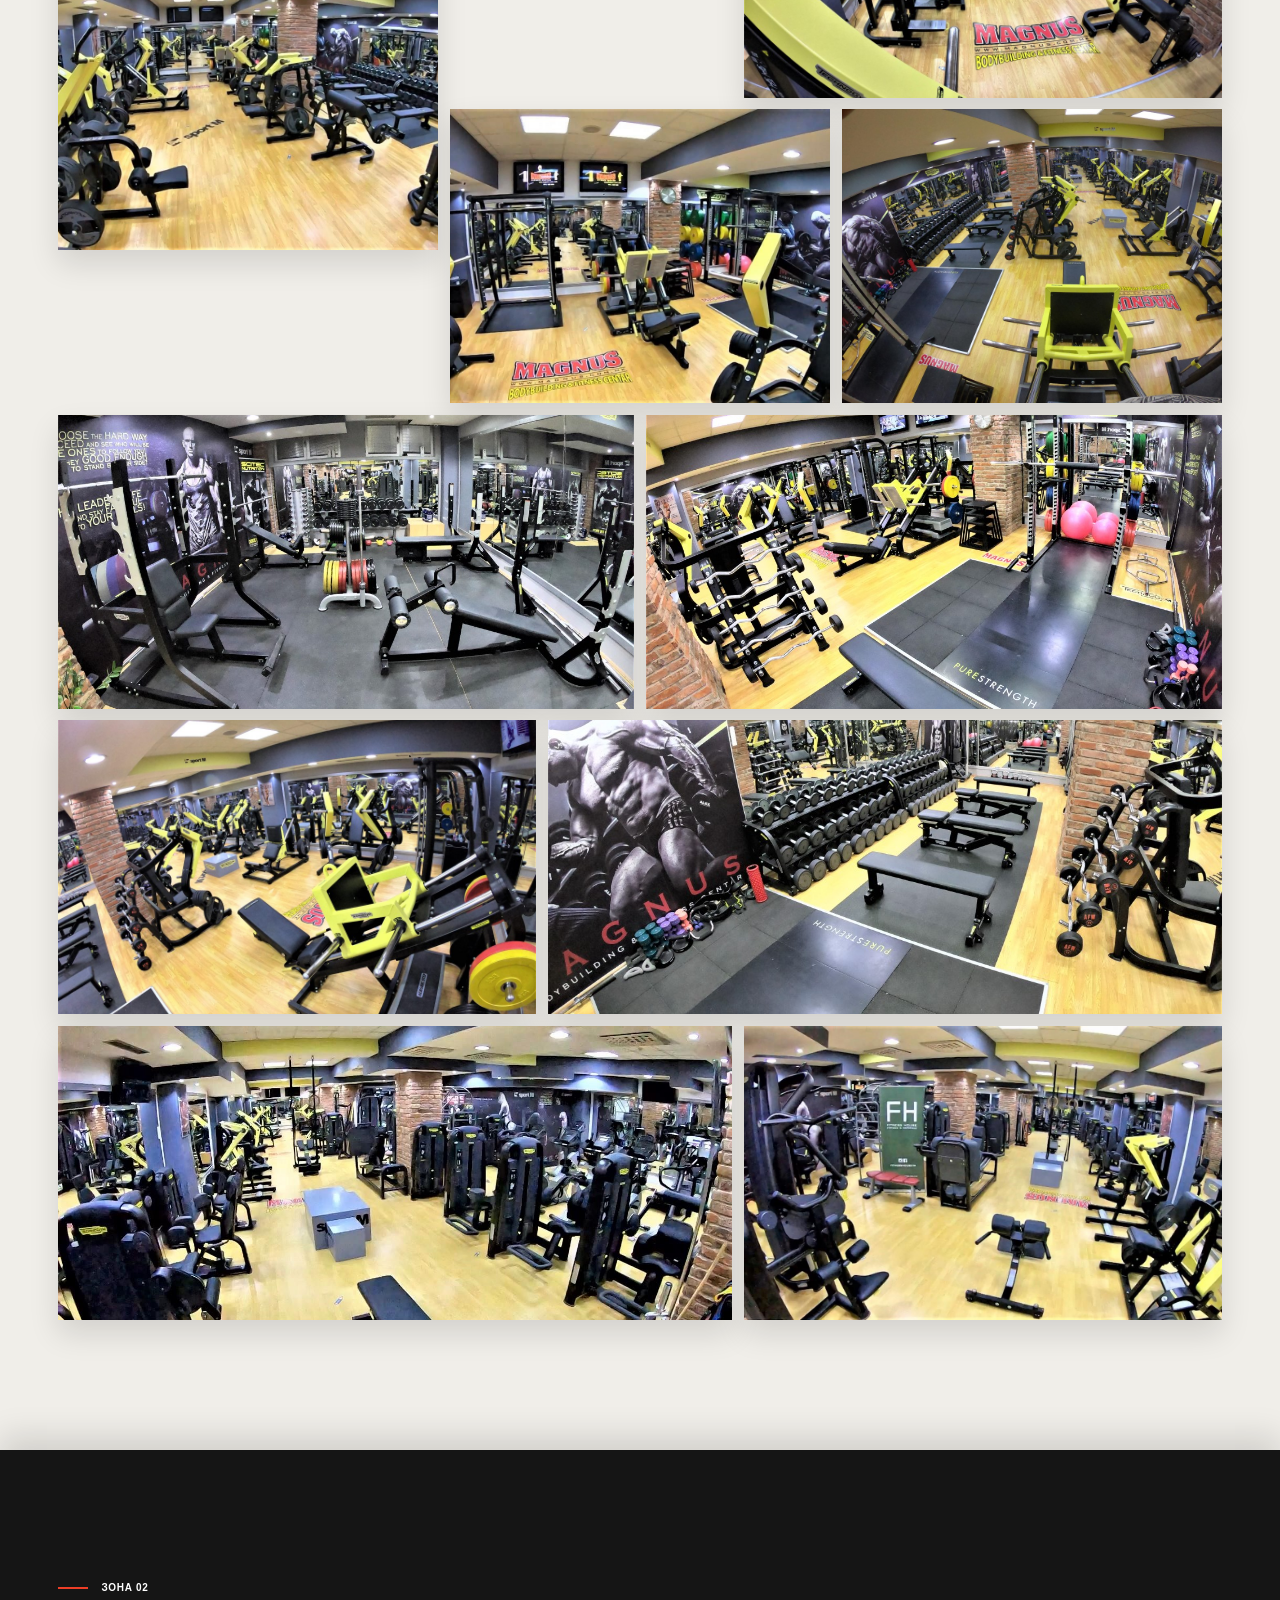
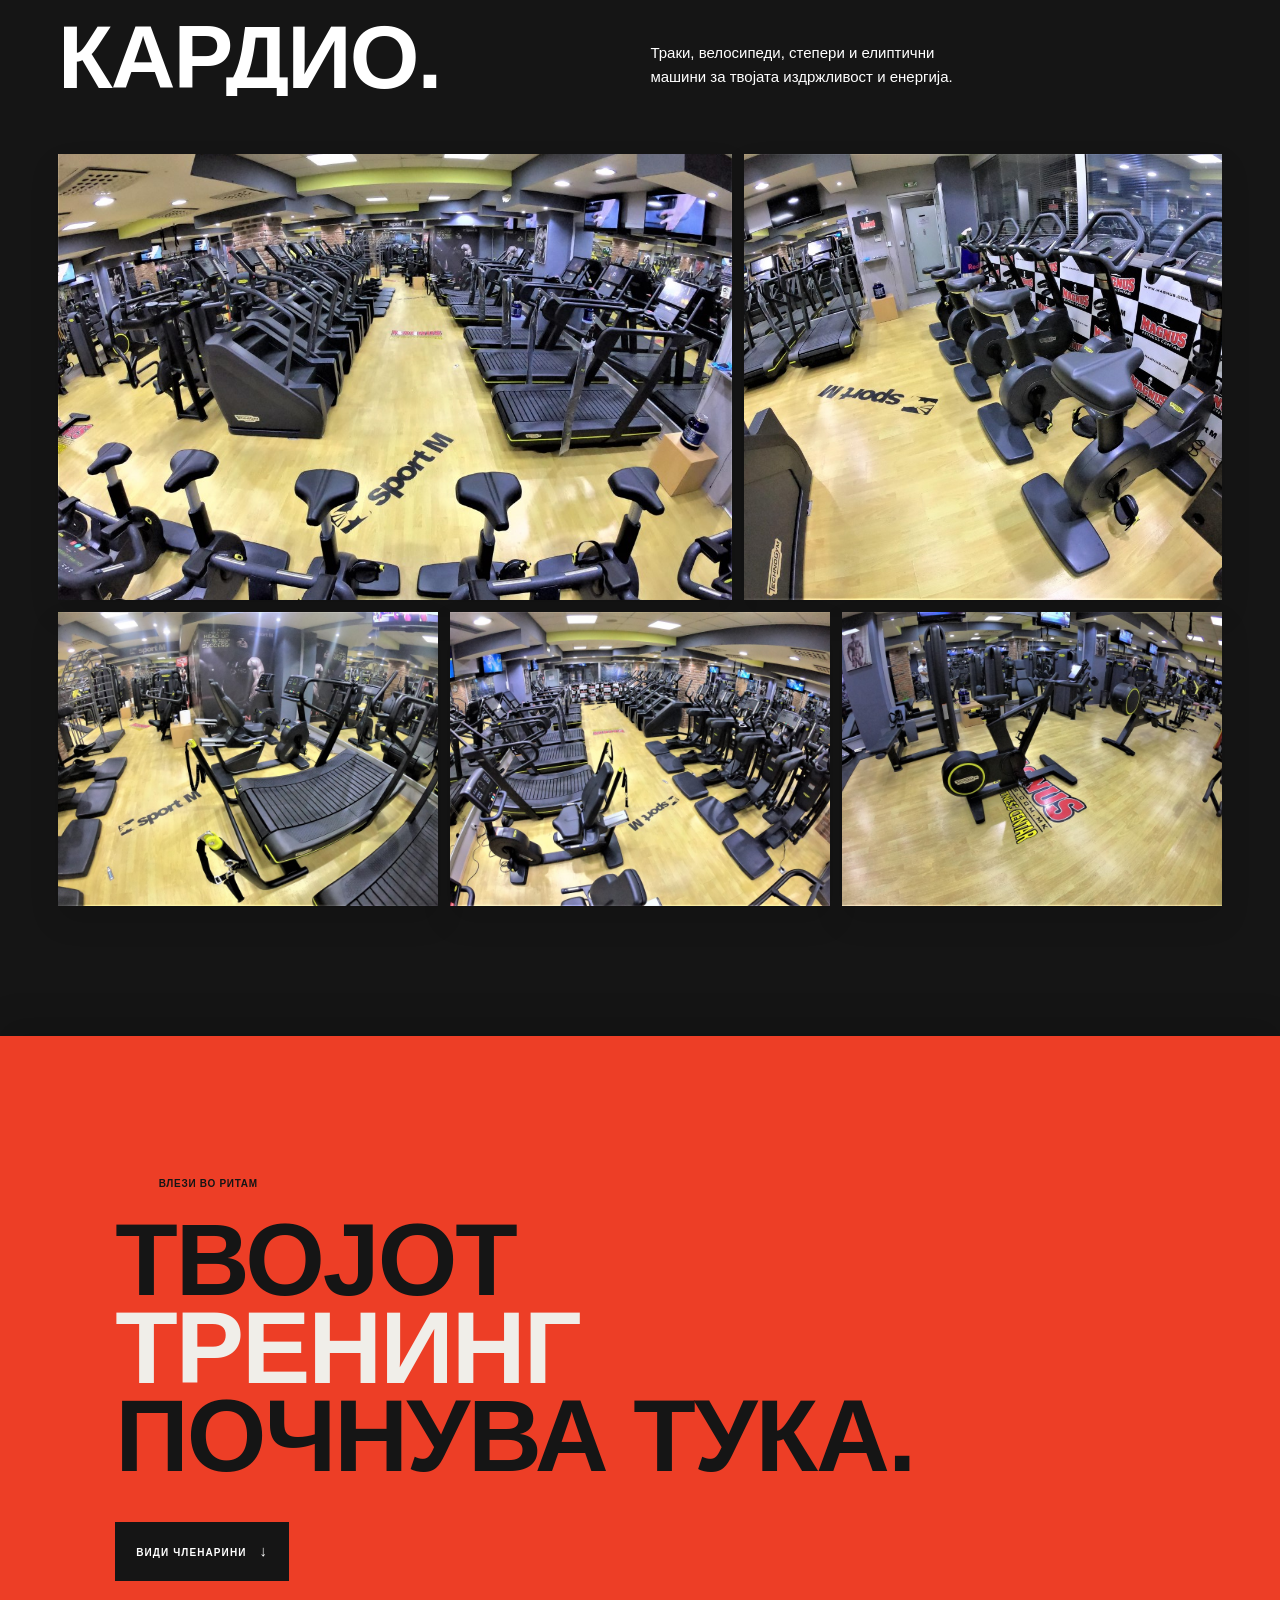
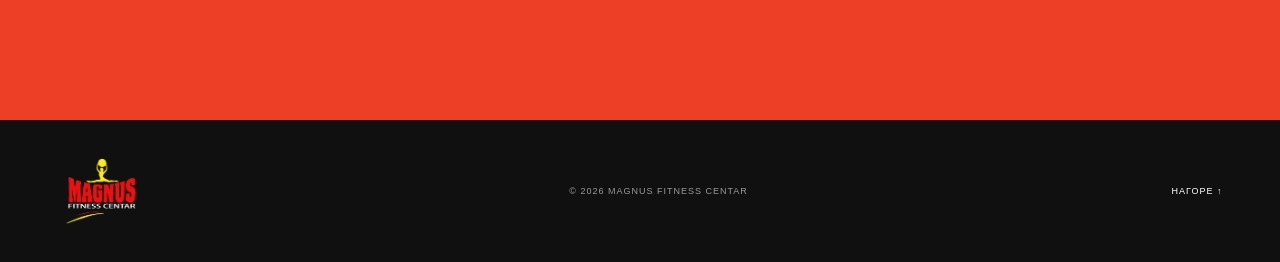
<file: fitness-cardio.html>
<!doctype html><html lang="mk"><head><meta charset="utf-8"><meta name="viewport" content="width=device-width, initial-scale=1"><title>Фитнес & Кардио | Magnus</title><meta name="description" content="Magnus Fitness Centar — фитнес и кикбокс во Скопје."><link rel="icon" href="./favicon.svg"><link rel="stylesheet" href="./assets/site.css?v=64"><script defer src="./assets/site.js?v=64"></script></head><body class="antialiased"><div id="root"><link rel="preload" as="image" href="./images/magnus-logo.png"/><link rel="preload" as="image" href="./images/fitness-gallery/sila-1.jpg"/><link rel="preload" as="image" href="./images/fitness-gallery/sila-2.jpg"/><link rel="preload" as="image" href="./images/fitness-gallery/sila-3.jpg"/><link rel="preload" as="image" href="./images/fitness-gallery/kardio-1.jpg"/><link rel="preload" as="image" href="./images/fitness-gallery/kardio-2.jpg"/><link rel="preload" as="image" href="./images/fitness-gallery/kardio-3.jpg"/><div class="scroll-progress" style="transform:scaleX(0)" aria-hidden="true"></div><button class="scroll-compass " aria-label="Врати се нагоре"><svg viewBox="0 0 44 44" aria-hidden="true"><circle cx="22" cy="22" r="18" pathLength="1" style="stroke-dasharray:1;stroke-dashoffset:1"></circle></svg><span>↑</span></button><main class="facility-page"><header class="site-header facility-header"><a class="brand brand-logo" href="./index.html" aria-label="Magnus Fitness Centar — почетна"><img src="./images/magnus-logo.png" alt="Magnus Fitness Centar"/></a><button class="menu-button" aria-expanded="false" aria-label="Отвори мени"><i></i><i></i></button><nav class=""><a href="./index.html#za-nas">За нас</a><a href="./index.html#treninzi">Услуги</a><a href="./index.html#raspored">Распоред</a><a href="./index.html#clenarini">Ценовник</a><a href="./index.html#kontakt">Контакт</a></nav><a class="header-cta" href="tel:+38972222222">ЗАКАЖИ ТРЕНИНГ <b>↗</b></a></header><section class="facility-hero" id="top"><div class="facility-hero-image"></div><div class="facility-hero-overlay"></div><div class="facility-hero-content"><a class="back-link" href="./index.html#treninzi">← НАЗАД КОН УСЛУГИ</a><p class="eyebrow"><span></span> MAGNUS FITNESS CENTAR</p><h1>ФИТНЕС<br/><em>&amp; КАРДИО.</em></h1><p>Простор создаден за твојата сила, издржливост и секојдневен напредок.</p></div><div class="facility-hero-note">СКОПЈЕ · СИЛА · КОНДИЦИЈА</div></section><section class="facility-section strength-section section-layer"><div class="facility-heading" data-reveal="true"><p class="eyebrow dark"><span></span> ЗОНА 01</p><h2 data-luxury-title="true">СИЛА.</h2><p>Слободни тежини, машини и функционална зона — сè што ти треба за тренинг што гради сила.</p></div><div class="facility-gallery сила"><button type="button" class="gallery-image gallery-image-1" data-lightbox="./images/fitness-gallery/sila-1.jpg" data-caption="Сила зона · Magnus Fitness Centar" aria-label="Отвори фотографија од сила зоната" data-reveal="image" data-delay="1"><img src="./images/fitness-gallery/sila-1.jpg" alt="Сила зона во Magnus Fitness Centar" loading="eager"/><span class="gallery-expand" aria-hidden="true">↗</span></button><button type="button" class="gallery-image gallery-image-2" data-lightbox="./images/fitness-gallery/sila-2.jpg" data-caption="Сила зона · Magnus Fitness Centar" aria-label="Отвори фотографија од сила зоната" data-reveal="image" data-delay="2"><img src="./images/fitness-gallery/sila-2.jpg" alt="Сила зона во Magnus Fitness Centar" loading="eager"/><span class="gallery-expand" aria-hidden="true">↗</span></button><button type="button" class="gallery-image gallery-image-3" data-lightbox="./images/fitness-gallery/sila-3.jpg" data-caption="Сила зона · Magnus Fitness Centar" aria-label="Отвори фотографија од сила зоната" data-reveal="image" data-delay="3"><img src="./images/fitness-gallery/sila-3.jpg" alt="Сила зона во Magnus Fitness Centar" loading="eager"/><span class="gallery-expand" aria-hidden="true">↗</span></button><button type="button" class="gallery-image gallery-image-4" data-lightbox="./images/fitness-gallery/sila-4.jpg" data-caption="Сила зона · Magnus Fitness Centar" aria-label="Отвори фотографија од сила зоната" data-reveal="image" data-delay="4"><img src="./images/fitness-gallery/sila-4.jpg" alt="Сила зона во Magnus Fitness Centar" loading="lazy"/><span class="gallery-expand" aria-hidden="true">↗</span></button><button type="button" class="gallery-image gallery-image-5" data-lightbox="./images/fitness-gallery/sila-5.jpg" data-caption="Сила зона · Magnus Fitness Centar" aria-label="Отвори фотографија од сила зоната" data-reveal="image" data-delay="1"><img src="./images/fitness-gallery/sila-5.jpg" alt="Сила зона во Magnus Fitness Centar" loading="lazy"/><span class="gallery-expand" aria-hidden="true">↗</span></button><button type="button" class="gallery-image gallery-image-6" data-lightbox="./images/fitness-gallery/sila-6.jpg" data-caption="Сила зона · Magnus Fitness Centar" aria-label="Отвори фотографија од сила зоната" data-reveal="image" data-delay="2"><img src="./images/fitness-gallery/sila-6.jpg" alt="Сила зона во Magnus Fitness Centar" loading="lazy"/><span class="gallery-expand" aria-hidden="true">↗</span></button><button type="button" class="gallery-image gallery-image-7" data-lightbox="./images/fitness-gallery/sila-7.jpg" data-caption="Сила зона · Magnus Fitness Centar" aria-label="Отвори фотографија од сила зоната" data-reveal="image" data-delay="3"><img src="./images/fitness-gallery/sila-7.jpg" alt="Сила зона во Magnus Fitness Centar" loading="lazy"/><span class="gallery-expand" aria-hidden="true">↗</span></button><button type="button" class="gallery-image gallery-image-8" data-lightbox="./images/fitness-gallery/sila-8.jpg" data-caption="Сила зона · Magnus Fitness Centar" aria-label="Отвори фотографија од сила зоната" data-reveal="image" data-delay="4"><img src="./images/fitness-gallery/sila-8.jpg" alt="Сила зона во Magnus Fitness Centar" loading="lazy"/><span class="gallery-expand" aria-hidden="true">↗</span></button><button type="button" class="gallery-image gallery-image-9" data-lightbox="./images/fitness-gallery/sila-9.jpg" data-caption="Сила зона · Magnus Fitness Centar" aria-label="Отвори фотографија од сила зоната" data-reveal="image" data-delay="1"><img src="./images/fitness-gallery/sila-9.jpg" alt="Сила зона во Magnus Fitness Centar" loading="lazy"/><span class="gallery-expand" aria-hidden="true">↗</span></button><button type="button" class="gallery-image gallery-image-10" data-lightbox="./images/fitness-gallery/sila-10.jpg" data-caption="Сила зона · Magnus Fitness Centar" aria-label="Отвори фотографија од сила зоната" data-reveal="image" data-delay="2"><img src="./images/fitness-gallery/sila-10.jpg" alt="Сила зона во Magnus Fitness Centar" loading="lazy"/><span class="gallery-expand" aria-hidden="true">↗</span></button><button type="button" class="gallery-image gallery-image-11" data-lightbox="./images/fitness-gallery/sila-11.jpg" data-caption="Сила зона · Magnus Fitness Centar" aria-label="Отвори фотографија од сила зоната" data-reveal="image" data-delay="3"><img src="./images/fitness-gallery/sila-11.jpg" alt="Сила зона во Magnus Fitness Centar" loading="lazy"/><span class="gallery-expand" aria-hidden="true">↗</span></button><button type="button" class="gallery-image gallery-image-12" data-lightbox="./images/fitness-gallery/sila-12.jpg" data-caption="Сила зона · Magnus Fitness Centar" aria-label="Отвори фотографија од сила зоната" data-reveal="image" data-delay="4"><img src="./images/fitness-gallery/sila-12.jpg" alt="Сила зона во Magnus Fitness Centar" loading="lazy"/><span class="gallery-expand" aria-hidden="true">↗</span></button></div></section><section class="facility-section cardio-section section-layer"><div class="facility-heading" data-reveal="true"><p class="eyebrow"><span></span> ЗОНА 02</p><h2 data-luxury-title="true">КАРДИО.</h2><p>Траки, велосипеди, степери и елиптични машини за твојата издржливост и енергија.</p></div><div class="facility-gallery кардио"><button type="button" class="gallery-image gallery-image-1" data-lightbox="./images/fitness-gallery/kardio-1.jpg" data-caption="Кардио зона · Magnus Fitness Centar" aria-label="Отвори фотографија од кардио зоната" data-reveal="image" data-delay="1"><img src="./images/fitness-gallery/kardio-1.jpg" alt="Кардио зона во Magnus Fitness Centar" loading="eager"/><span class="gallery-expand" aria-hidden="true">↗</span></button><button type="button" class="gallery-image gallery-image-2" data-lightbox="./images/fitness-gallery/kardio-2.jpg" data-caption="Кардио зона · Magnus Fitness Centar" aria-label="Отвори фотографија од кардио зоната" data-reveal="image" data-delay="2"><img src="./images/fitness-gallery/kardio-2.jpg" alt="Кардио зона во Magnus Fitness Centar" loading="eager"/><span class="gallery-expand" aria-hidden="true">↗</span></button><button type="button" class="gallery-image gallery-image-3" data-lightbox="./images/fitness-gallery/kardio-3.jpg" data-caption="Кардио зона · Magnus Fitness Centar" aria-label="Отвори фотографија од кардио зоната" data-reveal="image" data-delay="3"><img src="./images/fitness-gallery/kardio-3.jpg" alt="Кардио зона во Magnus Fitness Centar" loading="eager"/><span class="gallery-expand" aria-hidden="true">↗</span></button><button type="button" class="gallery-image gallery-image-4" data-lightbox="./images/fitness-gallery/kardio-4.jpg" data-caption="Кардио зона · Magnus Fitness Centar" aria-label="Отвори фотографија од кардио зоната" data-reveal="image" data-delay="4"><img src="./images/fitness-gallery/kardio-4.jpg" alt="Кардио зона во Magnus Fitness Centar" loading="lazy"/><span class="gallery-expand" aria-hidden="true">↗</span></button><button type="button" class="gallery-image gallery-image-5" data-lightbox="./images/fitness-gallery/kardio-5.jpg" data-caption="Кардио зона · Magnus Fitness Centar" aria-label="Отвори фотографија од кардио зоната" data-reveal="image" data-delay="1"><img src="./images/fitness-gallery/kardio-5.jpg" alt="Кардио зона во Magnus Fitness Centar" loading="lazy"/><span class="gallery-expand" aria-hidden="true">↗</span></button></div></section><section class="facility-cta section-layer" data-reveal="true"><p class="eyebrow"><span></span> ВЛЕЗИ ВО РИТАМ</p><h2>ТВОЈОТ<br/><em>ТРЕНИНГ</em><br/>ПОЧНУВА ТУКА.</h2><a class="button button-red" href="./index.html#clenarini">ВИДИ ЧЛЕНАРИНИ <b>↓</b></a></section><footer><a class="brand brand-logo" href="./index.html" aria-label="Magnus Fitness Centar — почетна"><img src="./images/magnus-logo.png" alt="Magnus Fitness Centar"/></a><p>© <!-- -->2026<!-- --> MAGNUS FITNESS CENTAR</p><a href="#top">НАГОРЕ ↑</a></footer></main></div></body></html>
</file>
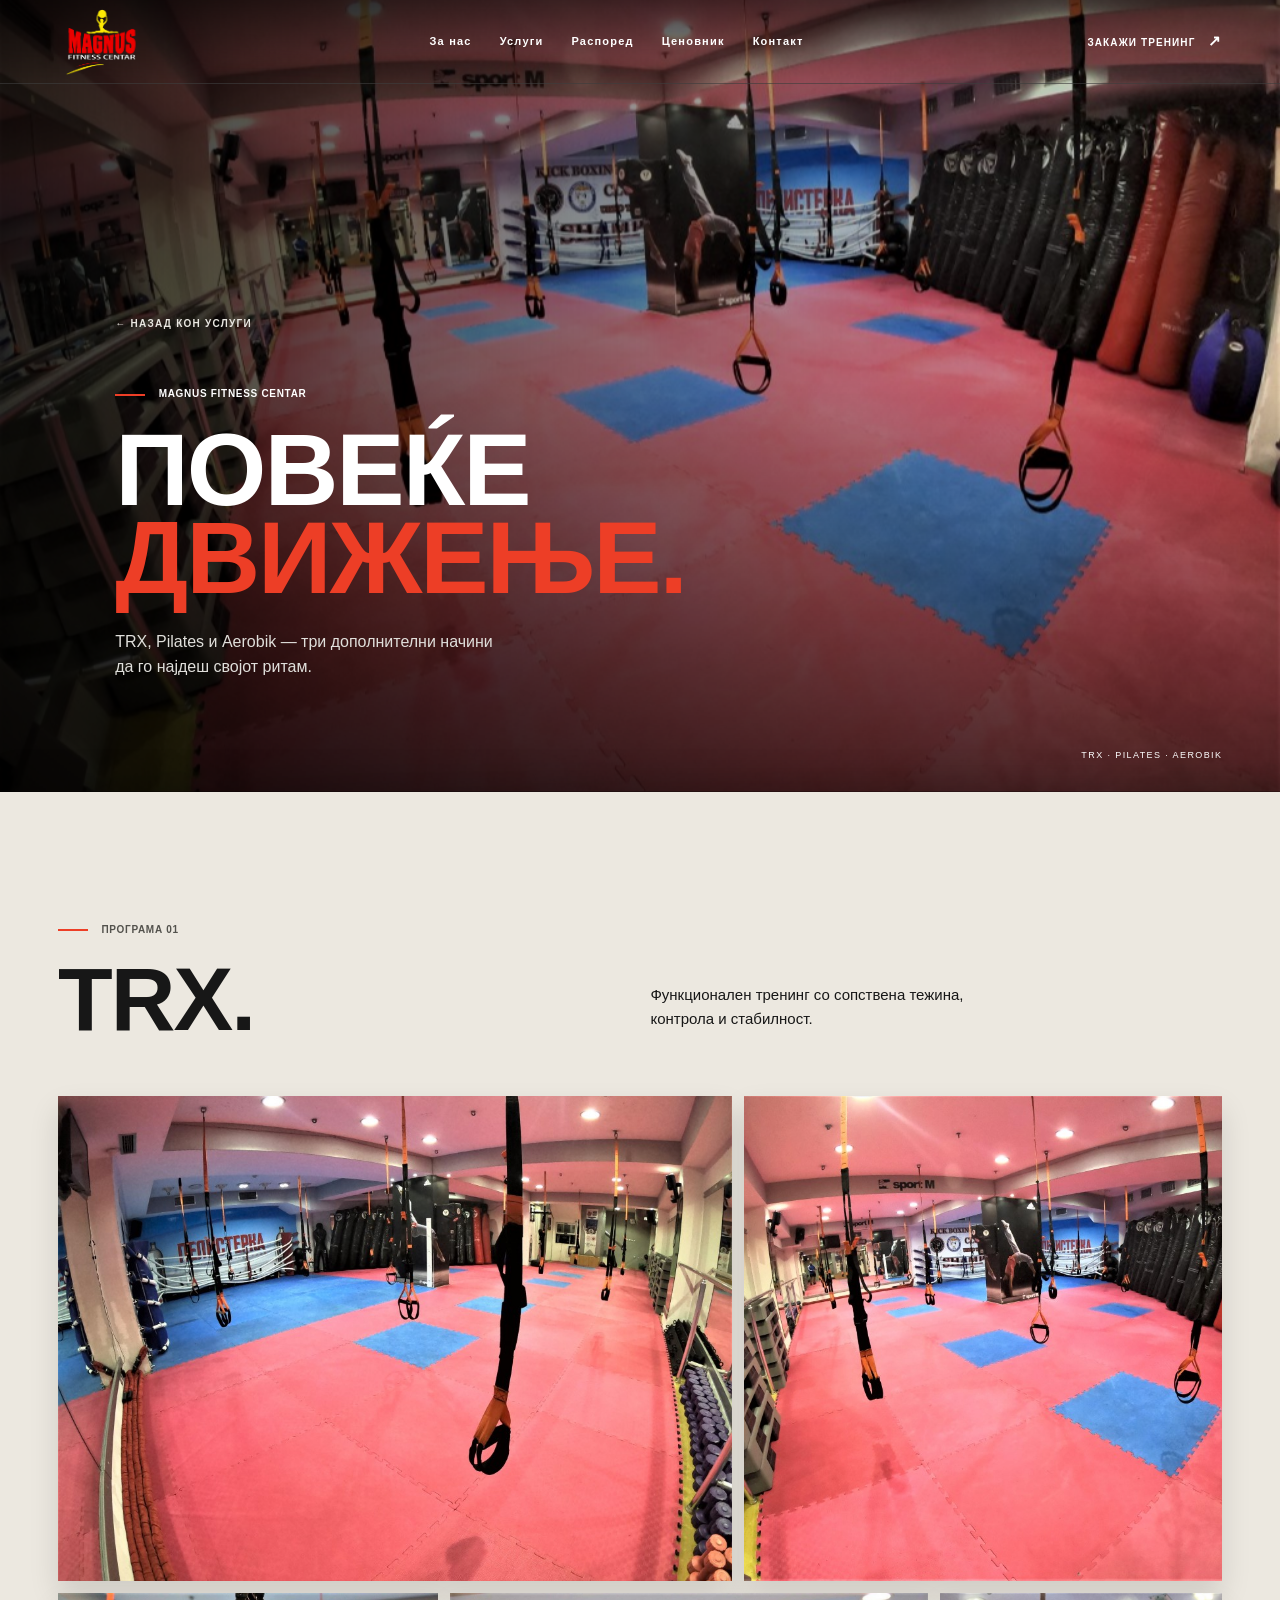
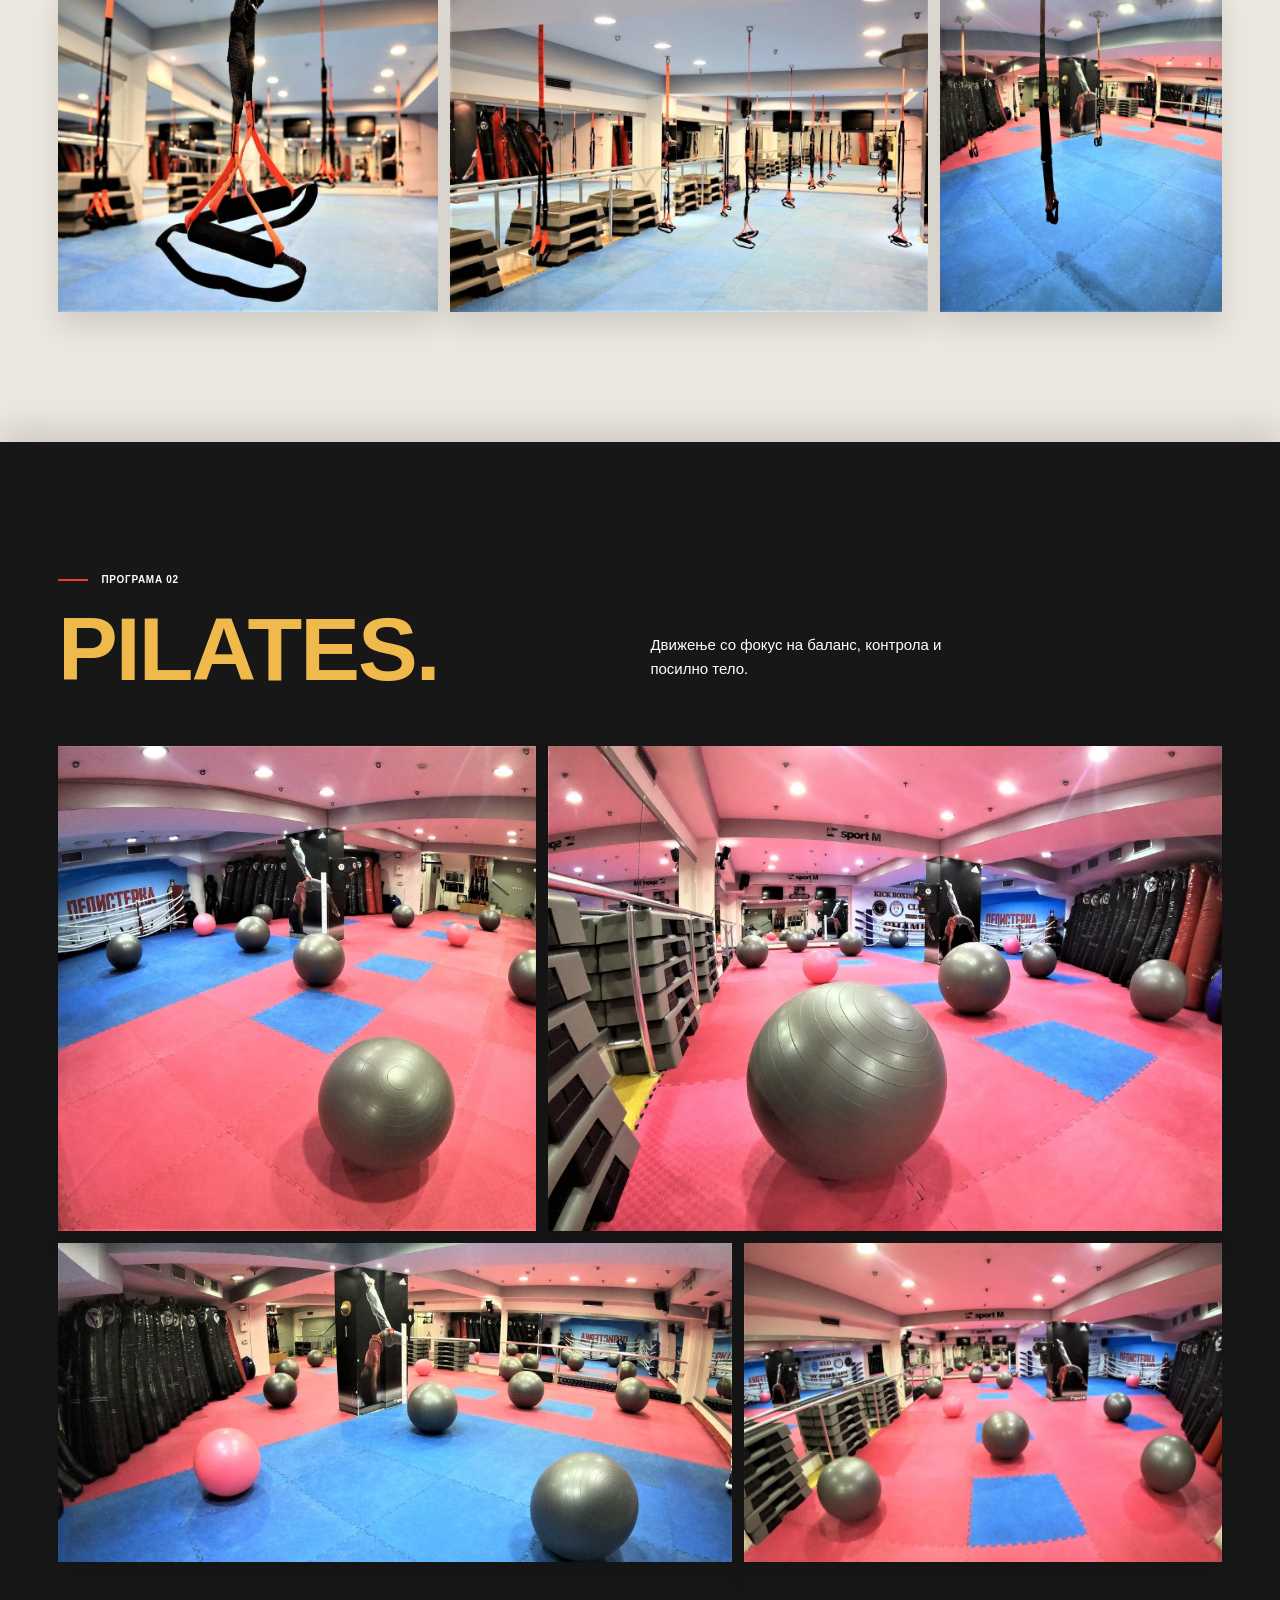
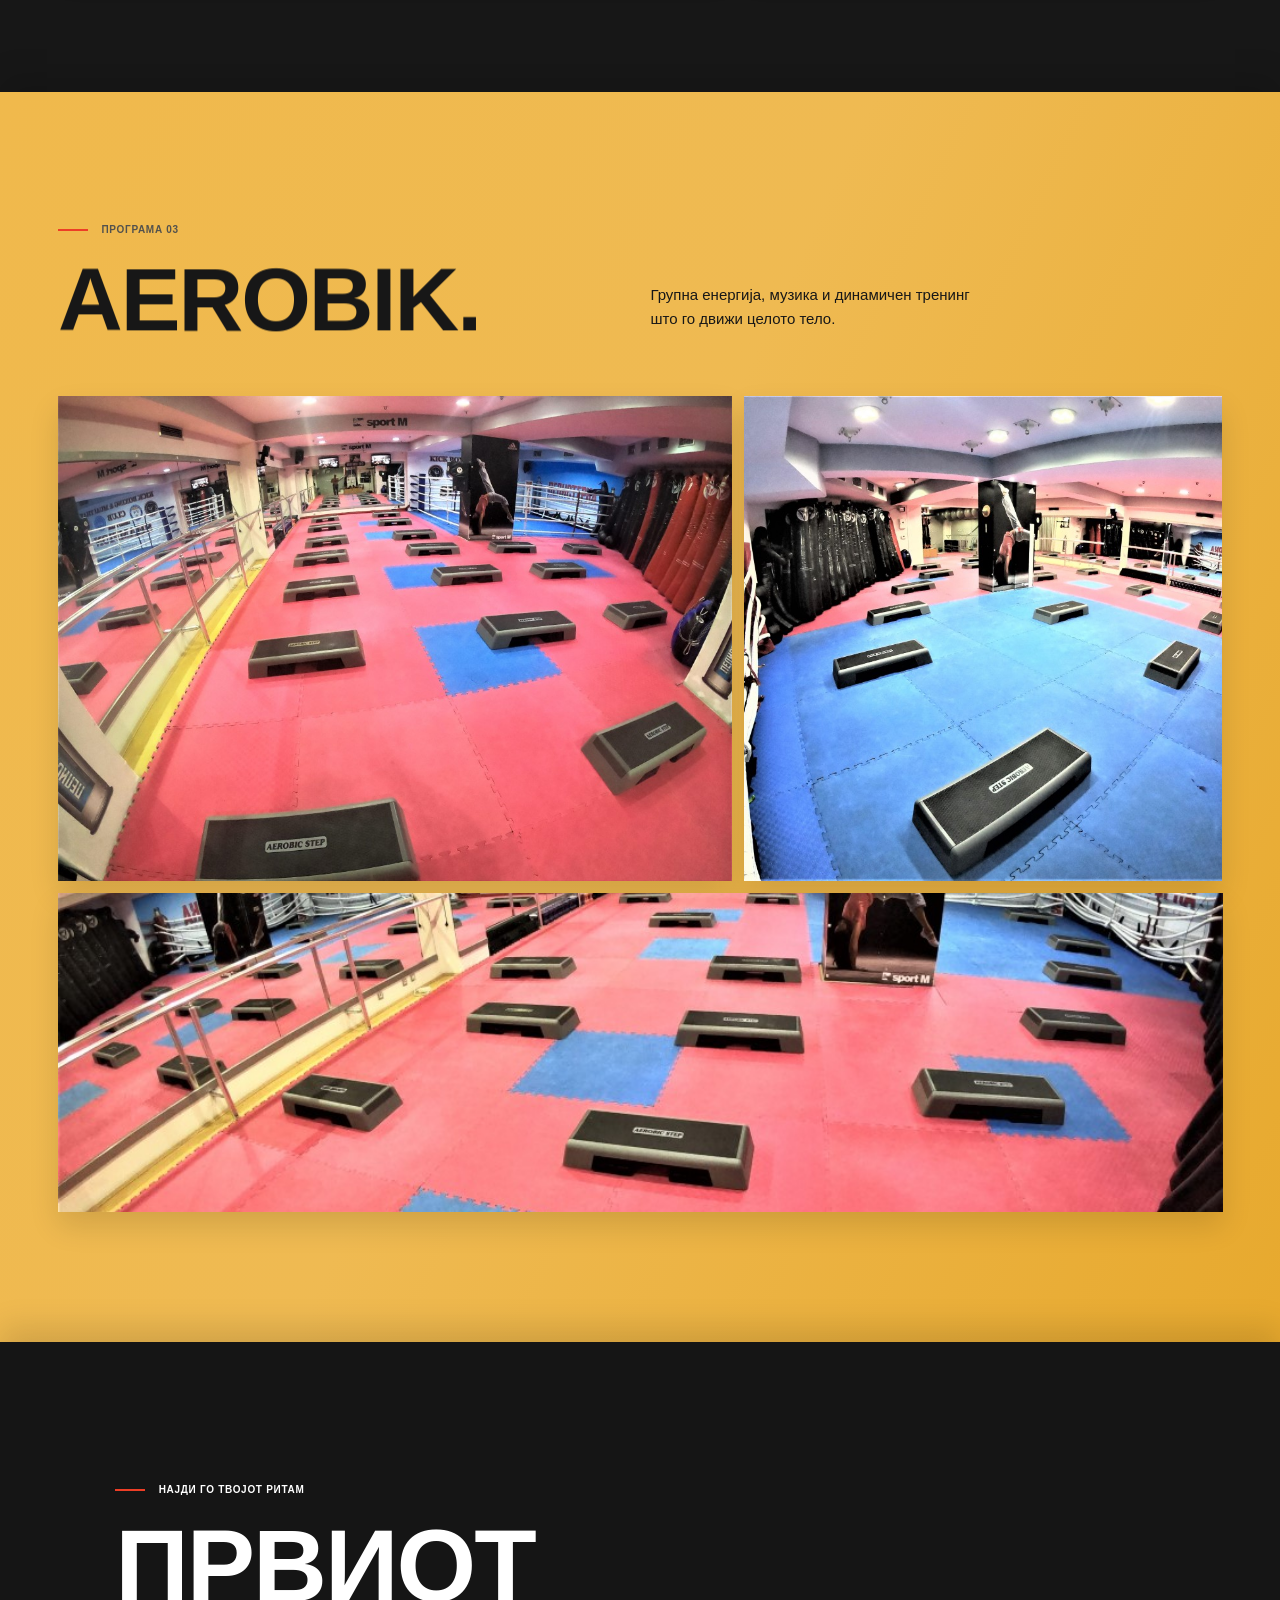
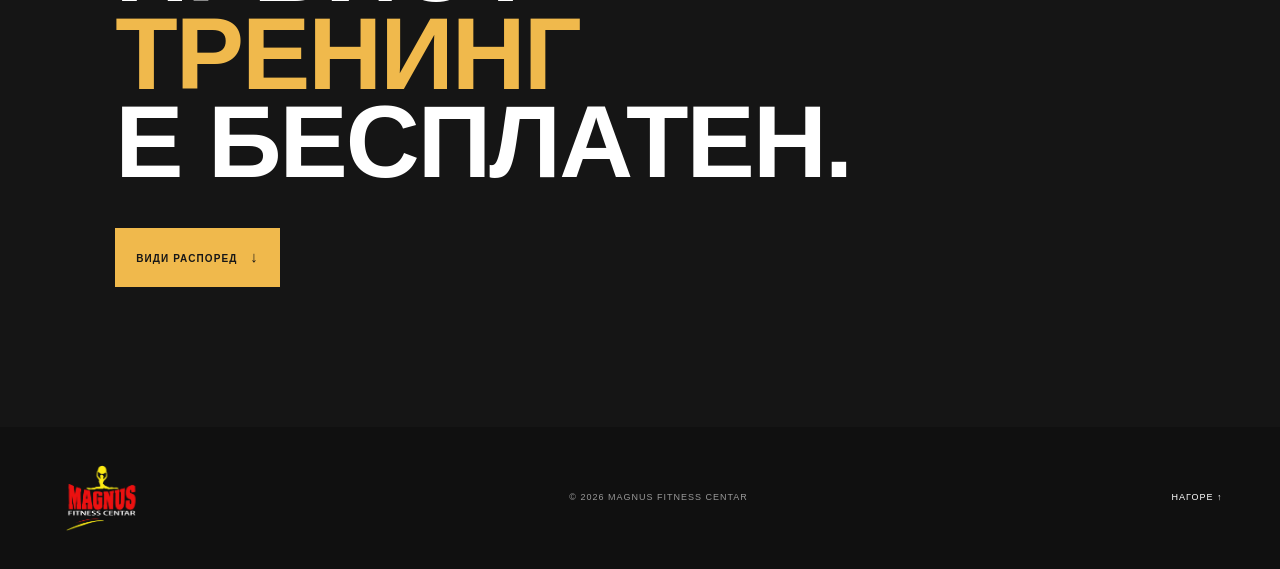
<file: programi.html>
<!doctype html><html lang="mk"><head><meta charset="utf-8"><meta name="viewport" content="width=device-width, initial-scale=1"><title>TRX, Pilates & Aerobik | Magnus</title><meta name="description" content="Magnus Fitness Centar — фитнес и кикбокс во Скопје."><link rel="icon" href="./favicon.svg"><link rel="stylesheet" href="./assets/site.css?v=64"><script defer src="./assets/site.js?v=64"></script></head><body class="antialiased"><div id="root"><link rel="preload" as="image" href="./images/magnus-logo.png"/><link rel="preload" as="image" href="./images/programs/trx-1.jpg"/><link rel="preload" as="image" href="./images/programs/trx-2.jpg"/><link rel="preload" as="image" href="./images/programs/pilates-1.jpg"/><link rel="preload" as="image" href="./images/programs/pilates-2.jpg"/><link rel="preload" as="image" href="./images/programs/aerobik-1.jpg"/><link rel="preload" as="image" href="./images/programs/aerobik-2.jpg"/><div class="scroll-progress" style="transform:scaleX(0)" aria-hidden="true"></div><button class="scroll-compass " aria-label="Врати се нагоре"><svg viewBox="0 0 44 44" aria-hidden="true"><circle cx="22" cy="22" r="18" pathLength="1" style="stroke-dasharray:1;stroke-dashoffset:1"></circle></svg><span>↑</span></button><main class="facility-page programs-page"><header class="site-header facility-header"><a class="brand brand-logo" href="./index.html" aria-label="Magnus Fitness Centar — почетна"><img src="./images/magnus-logo.png" alt="Magnus Fitness Centar"/></a><button class="menu-button" aria-expanded="false" aria-label="Отвори мени"><i></i><i></i></button><nav class=""><a href="./index.html#za-nas">За нас</a><a href="./index.html#treninzi">Услуги</a><a href="./index.html#raspored">Распоред</a><a href="./index.html#clenarini">Ценовник</a><a href="./index.html#kontakt">Контакт</a></nav><a class="header-cta" href="tel:+38972222222">ЗАКАЖИ ТРЕНИНГ <b>↗</b></a></header><section class="facility-hero additional-hero" id="top"><div class="facility-hero-image"></div><div class="facility-hero-overlay"></div><div class="facility-hero-content"><a class="back-link" href="./index.html#treninzi">← НАЗАД КОН УСЛУГИ</a><p class="eyebrow"><span></span> MAGNUS FITNESS CENTAR</p><h1>ПОВЕЌЕ<br/><em>ДВИЖЕЊЕ.</em></h1><p>TRX, Pilates и Aerobik — три дополнителни начини да го најдеш својот ритам.</p></div><div class="facility-hero-note">TRX · PILATES · AEROBIK</div></section><section class="facility-section trx-section section-layer"><div class="facility-heading" data-reveal="true"><p class="eyebrow dark"><span></span> ПРОГРАМА 01</p><h2 data-luxury-title="true">TRX.</h2><p>Функционален тренинг со сопствена тежина, контрола и стабилност.</p></div><div class="program-gallery trx-gallery"><button type="button" class="gallery-image program-image-1" data-lightbox="./images/programs/trx-1.jpg" data-caption="TRX · Magnus Fitness Centar" aria-label="Отвори фотографија од TRX" data-reveal="image" data-delay="1"><img src="./images/programs/trx-1.jpg" alt="TRX во Magnus Fitness Centar" loading="eager"/><span class="gallery-expand" aria-hidden="true">↗</span></button><button type="button" class="gallery-image program-image-2" data-lightbox="./images/programs/trx-2.jpg" data-caption="TRX · Magnus Fitness Centar" aria-label="Отвори фотографија од TRX" data-reveal="image" data-delay="2"><img src="./images/programs/trx-2.jpg" alt="TRX во Magnus Fitness Centar" loading="eager"/><span class="gallery-expand" aria-hidden="true">↗</span></button><button type="button" class="gallery-image program-image-3" data-lightbox="./images/programs/trx-3.jpg" data-caption="TRX · Magnus Fitness Centar" aria-label="Отвори фотографија од TRX" data-reveal="image" data-delay="3"><img src="./images/programs/trx-3.jpg" alt="TRX во Magnus Fitness Centar" loading="lazy"/><span class="gallery-expand" aria-hidden="true">↗</span></button><button type="button" class="gallery-image program-image-4" data-lightbox="./images/programs/trx-4.jpg" data-caption="TRX · Magnus Fitness Centar" aria-label="Отвори фотографија од TRX" data-reveal="image" data-delay="4"><img src="./images/programs/trx-4.jpg" alt="TRX во Magnus Fitness Centar" loading="lazy"/><span class="gallery-expand" aria-hidden="true">↗</span></button><button type="button" class="gallery-image program-image-5" data-lightbox="./images/programs/trx-5.jpg" data-caption="TRX · Magnus Fitness Centar" aria-label="Отвори фотографија од TRX" data-reveal="image" data-delay="1"><img src="./images/programs/trx-5.jpg" alt="TRX во Magnus Fitness Centar" loading="lazy"/><span class="gallery-expand" aria-hidden="true">↗</span></button></div></section><section class="facility-section pilates-section section-layer"><div class="facility-heading" data-reveal="true"><p class="eyebrow"><span></span> ПРОГРАМА 02</p><h2 data-luxury-title="true">PILATES.</h2><p>Движење со фокус на баланс, контрола и посилно тело.</p></div><div class="program-gallery pilates-gallery"><button type="button" class="gallery-image program-image-1" data-lightbox="./images/programs/pilates-1.jpg" data-caption="Pilates · Magnus Fitness Centar" aria-label="Отвори фотографија од Pilates" data-reveal="image" data-delay="1"><img src="./images/programs/pilates-1.jpg" alt="Pilates во Magnus Fitness Centar" loading="eager"/><span class="gallery-expand" aria-hidden="true">↗</span></button><button type="button" class="gallery-image program-image-2" data-lightbox="./images/programs/pilates-2.jpg" data-caption="Pilates · Magnus Fitness Centar" aria-label="Отвори фотографија од Pilates" data-reveal="image" data-delay="2"><img src="./images/programs/pilates-2.jpg" alt="Pilates во Magnus Fitness Centar" loading="eager"/><span class="gallery-expand" aria-hidden="true">↗</span></button><button type="button" class="gallery-image program-image-3" data-lightbox="./images/programs/pilates-3.jpg" data-caption="Pilates · Magnus Fitness Centar" aria-label="Отвори фотографија од Pilates" data-reveal="image" data-delay="3"><img src="./images/programs/pilates-3.jpg" alt="Pilates во Magnus Fitness Centar" loading="lazy"/><span class="gallery-expand" aria-hidden="true">↗</span></button><button type="button" class="gallery-image program-image-4" data-lightbox="./images/programs/pilates-4.jpg" data-caption="Pilates · Magnus Fitness Centar" aria-label="Отвори фотографија од Pilates" data-reveal="image" data-delay="4"><img src="./images/programs/pilates-4.jpg" alt="Pilates во Magnus Fitness Centar" loading="lazy"/><span class="gallery-expand" aria-hidden="true">↗</span></button></div></section><section class="facility-section aerobik-section section-layer"><div class="facility-heading" data-reveal="true"><p class="eyebrow dark"><span></span> ПРОГРАМА 03</p><h2 data-luxury-title="true">AEROBIK.</h2><p>Групна енергија, музика и динамичен тренинг што го движи целото тело.</p></div><div class="program-gallery aerobik-gallery"><button type="button" class="gallery-image program-image-1" data-lightbox="./images/programs/aerobik-1.jpg" data-caption="Aerobik · Magnus Fitness Centar" aria-label="Отвори фотографија од Aerobik" data-reveal="image" data-delay="1"><img src="./images/programs/aerobik-1.jpg" alt="Aerobik во Magnus Fitness Centar" loading="eager"/><span class="gallery-expand" aria-hidden="true">↗</span></button><button type="button" class="gallery-image program-image-2" data-lightbox="./images/programs/aerobik-2.jpg" data-caption="Aerobik · Magnus Fitness Centar" aria-label="Отвори фотографија од Aerobik" data-reveal="image" data-delay="2"><img src="./images/programs/aerobik-2.jpg" alt="Aerobik во Magnus Fitness Centar" loading="eager"/><span class="gallery-expand" aria-hidden="true">↗</span></button><button type="button" class="gallery-image program-image-3" data-lightbox="./images/programs/aerobik-3.jpg" data-caption="Aerobik · Magnus Fitness Centar" aria-label="Отвори фотографија од Aerobik" data-reveal="image" data-delay="3"><img src="./images/programs/aerobik-3.jpg" alt="Aerobik во Magnus Fitness Centar" loading="lazy"/><span class="gallery-expand" aria-hidden="true">↗</span></button></div></section><section class="facility-cta additional-cta section-layer" data-reveal="true"><p class="eyebrow"><span></span> НАЈДИ ГО ТВОЈОТ РИТАМ</p><h2>ПРВИОТ<br/><em>ТРЕНИНГ</em><br/>Е БЕСПЛАТЕН.</h2><a class="button button-red" href="./index.html#raspored">ВИДИ РАСПОРЕД <b>↓</b></a></section><footer><a class="brand brand-logo" href="./index.html" aria-label="Magnus Fitness Centar — почетна"><img src="./images/magnus-logo.png" alt="Magnus Fitness Centar"/></a><p>© <!-- -->2026<!-- --> MAGNUS FITNESS CENTAR</p><a href="#top">НАГОРЕ ↑</a></footer></main></div></body></html>
</file>
